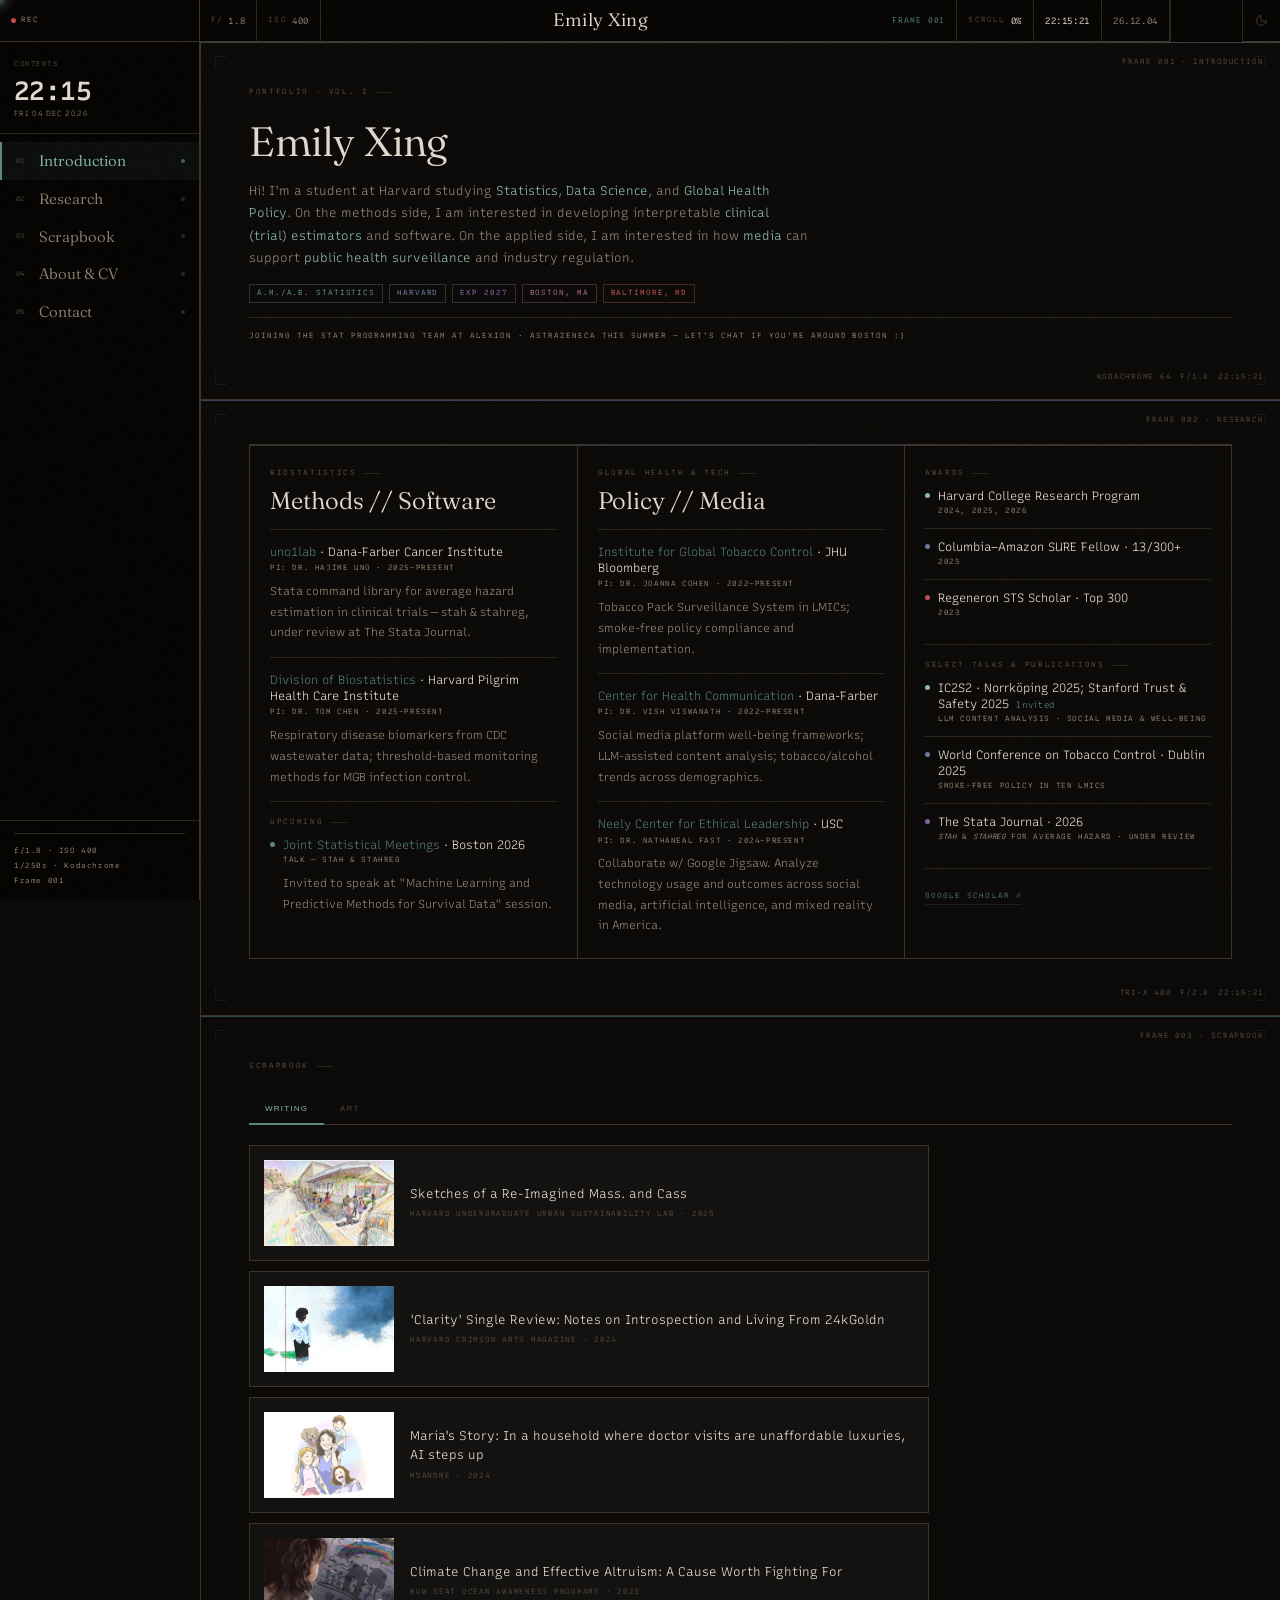
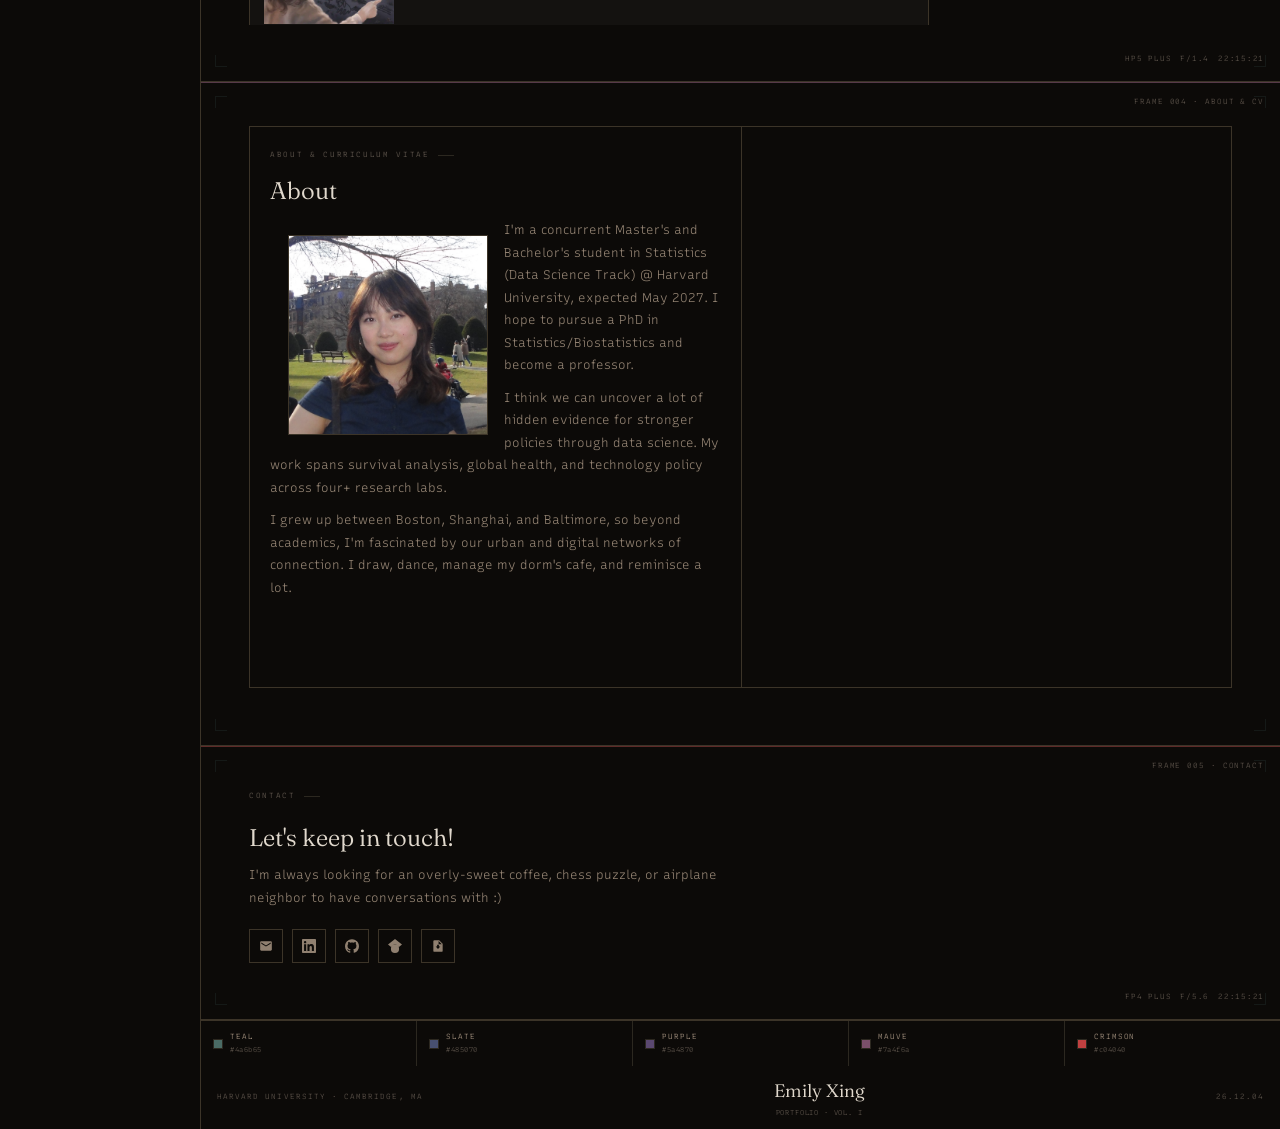
<file: index.html>
<!DOCTYPE html>
<html lang="en">
<head>
  <meta charset="UTF-8">
  <meta name="viewport" content="width=device-width, initial-scale=1.0">
  <title>Emily Xing</title>
  <link rel="icon" href="images/favicon.PNG" type="image/png">
  <link rel="preconnect" href="https://fonts.googleapis.com">
  <link href="https://fonts.googleapis.com/css2?family=Fraunces:ital,opsz,wght@0,9..144,200;0,9..144,300;0,9..144,400;1,9..144,200;1,9..144,300;1,9..144,400&family=Recursive:slnt,wght,CASL,MONO@-15..0,300..800,0..1,0..1&display=swap" rel="stylesheet">
  <link rel="stylesheet" href="style.css">
</head>
<body>

<div class="cursor-glow" id="cursor-glow"></div>

<div id="hburg">
  <svg viewBox="0 0 24 24"><line x1="3" y1="6" x2="21" y2="6"/><line x1="3" y1="12" x2="21" y2="12"/><line x1="3" y1="18" x2="21" y2="18"/></svg>
</div>

<!-- ═══ TOP BAR ═══ -->
<div id="top">
  <div class="t" style="min-width:var(--side-w); border-right:var(--bds);">
    <div class="rec-dot"></div>
    <span class="rec-txt mono">REC</span>
  </div>
  <div class="t cam mono"><span class="tlbl">f/</span><span class="tv">1.8</span></div>
  <div class="t cam mono"><span class="tlbl">ISO</span><span class="tv">400</span></div>
  <div class="t grow"><span class="top-name">Emily Xing</span></div>
  <div class="t mono" style="gap:6px;"><span class="top-frame" id="top-frame">Frame 001</span></div>
  <div class="t mono"><span class="tlbl">scroll</span><span class="tv b" id="top-pct">0%</span></div>
  <div class="t mono"><span class="tv b" id="top-t">——:——:——</span></div>
  <div class="t cam mono"><span class="tv" id="top-d">——.——.——</span></div>
  <canvas id="star-c" class="cam"></canvas>
  <button class="mode-btn" id="mode-btn" title="Toggle light / dark">
    <svg class="icon-moon" viewBox="0 0 24 24"><path d="M21 12.79A9 9 0 1 1 11.21 3 7 7 0 0 0 21 12.79z"/></svg>
    <svg class="icon-sun" viewBox="0 0 24 24">
      <circle cx="12" cy="12" r="5"/>
      <line x1="12" y1="1" x2="12" y2="3"/><line x1="12" y1="21" x2="12" y2="23"/>
      <line x1="4.22" y1="4.22" x2="5.64" y2="5.64"/><line x1="18.36" y1="18.36" x2="19.78" y2="19.78"/>
      <line x1="1" y1="12" x2="3" y2="12"/><line x1="21" y1="12" x2="23" y2="12"/>
      <line x1="4.22" y1="19.78" x2="5.64" y2="18.36"/><line x1="18.36" y1="5.64" x2="19.78" y2="4.22"/>
    </svg>
  </button>
</div>

<!-- ═══ SIDEBAR ═══ -->
<div id="sb">
  <div class="sb-head">
    <span class="sb-eye mono">Contents</span>
    <div id="sb-clk" class="mono">00:00</div>
    <span id="sb-dt"></span>
  </div>
  <nav class="sb-nav">
    <a class="sbl active" href="#s1" data-sec="s1"><span class="sbl-n mono">01</span><span class="sbn">Introduction</span><span class="sbd"></span></a>
    <a class="sbl"         href="#s2" data-sec="s2"><span class="sbl-n mono">02</span><span class="sbn">Research</span>     <span class="sbd"></span></a>
    <a class="sbl"         href="#s3" data-sec="s3"><span class="sbl-n mono">03</span><span class="sbn">Scrapbook</span>   <span class="sbd"></span></a>
    <a class="sbl"         href="#s4" data-sec="s4"><span class="sbl-n mono">04</span><span class="sbn">About &amp; CV</span><span class="sbd"></span></a>
    <a class="sbl"         href="#s5" data-sec="s5"><span class="sbl-n mono">05</span><span class="sbn">Contact</span>     <span class="sbd"></span></a>
  </nav>
  <div class="sb-foot">
    <div class="prog-t"><div class="prog-f" id="prog-f"></div></div>
    <div class="sb-ex mono">f/1.8 · ISO 400<br>1/250s · Kodachrome<br><span id="sb-frame">Frame 001</span></div>
  </div>
</div>

<!-- ═══ MAIN ═══ -->
<div id="main">

  <!-- 01 · INTRODUCTION -->
  <div class="frame" id="s1">
    <div class="c-br"></div><div class="c-bl"></div>
    <div class="fstripe ft"></div>
    <div class="fid mono">Frame 001 · Introduction</div>
    <div class="slbl mono">Portfolio · Vol. I</div>
    <h1>Emily Xing</h1>
    <p style="max-width:560px; margin-bottom:10px;">
      Hi! I'm a student at Harvard studying
      <span class="hl-teal">Statistics</span>,
      <span class="hl-teal">Data Science</span>, and
      <span class="hl-teal">Global Health Policy</span>.
      On the methods side, I am interested in developing interpretable
      <span class="hl-teal">clinical (trial) estimators</span> and software.
      On the applied side, I am interested in how
      <span class="hl-teal">media</span> can support
      <span class="hl-teal">public health surveillance</span> and industry regulation.
    </p>
    <div>
      <span class="tag tt">A.M./A.B. Statistics</span>
      <span class="tag ts">Harvard</span>
      <span class="tag tpu">Exp 2027</span>
      <span class="tag tm">Boston, MA</span>
      <span class="tag tc">Baltimore, MD</span>
    </div>
    <div class="hero-meta">
      <span>Joining the Stat Programming Team at Alexion · AstraZeneca this summer — let's chat if you're around Boston :)</span>
    </div>
    <div class="exif mono"><span>Kodachrome 64</span><span>f/1.8</span><span class="et">——</span></div>
  </div>

<div class="frame" id="s2">
  <div class="c-br"></div><div class="c-bl"></div>
  <div class="fstripe fs"></div>
  <div class="fid mono">Frame 002 · Research</div>

  <div class="grid g3 gb" style="margin-top:0;">

    <!-- COL 1: Biostatistics -->
    <div class="ci at" style="display:flex; flex-direction:column; gap:14px;">
      <div>
        <div class="slbl mono" style="margin-bottom:6px;">Biostatistics</div>
        <h2 style="margin-bottom:0;">Methods // Software</h2>
      </div>
      <div style="border-top:var(--bd); padding-top:14px;">
        <div class="aw-t">
          <a href="https://www.dana-farber.org/research/departments-centers-and-labs/uno-lab/" target="_blank" class="lab-link"><span>uno1lab</span></a> · Dana-Farber Cancer Institute
        </div>
        <div class="aw-s" style="margin-top:2px;">PI: Dr. Hajime Uno · 2025–present</div>
        <p style="margin-top:6px; font-size:11.5px;">Stata command library for average hazard estimation in clinical trials — stah &amp; stahreg, under review at The Stata Journal.</p>
      </div>
      <div style="border-top:var(--bd); padding-top:14px;">
        <div class="aw-t">
          <a href="https://www.harvardpilgrim.org/hphci/research/" target="_blank" class="lab-link"><span>Division of Biostatistics</span></a> · Harvard Pilgrim Health Care Institute
        </div>
        <div class="aw-s" style="margin-top:2px;">PI: Dr. Tom Chen · 2025–present</div>
        <p style="margin-top:6px; font-size:11.5px;">Respiratory disease biomarkers from CDC wastewater data; threshold-based monitoring methods for MGB infection control.</p>
      </div>
      <div style="border-top:var(--bd); padding-top:14px;">
        <div class="slbl mono" style="margin-bottom:8px;">Upcoming</div>
        <div class="aw" style="border-bottom:none; margin-bottom:0;">
          <div class="aw-dot" style="background:var(--teal);"></div>
          <div>
            <div class="aw-t">
              <a href="https://ww2.amstat.org/meetings/jsm/2026/" target="_blank" class="lab-link"><span>Joint Statistical Meetings</span></a> · Boston 2026
            </div>
            <div class="aw-s">Talk — stah &amp; stahreg</div>
            <p style="margin-top:6px; font-size:11.5px;">Invited to speak at "Machine Learning and Predictive Methods for Survival Data" session.</p>
          </div>
        </div>
      </div>
    </div>

    <!-- COL 2: Global Health & Tech -->
    <div class="ci as" style="display:flex; flex-direction:column; gap:14px;">
      <div>
        <div class="slbl mono" style="margin-bottom:6px;">Global Health &amp; Tech</div>
        <h2 style="margin-bottom:0;">Policy // Media</h2>
      </div>
      <div style="border-top:var(--bd); padding-top:14px;">
        <div class="aw-t">
          <a href="https://www.jhsph.edu/research/centers-and-institutes/institute-for-global-tobacco-control/" target="_blank" class="lab-link"><span>Institute for Global Tobacco Control</span></a> · JHU Bloomberg
        </div>
        <div class="aw-s" style="margin-top:2px;">PI: Dr. Joanna Cohen · 2022–present</div>
        <p style="margin-top:6px; font-size:11.5px;">Tobacco Pack Surveillance System in LMICs; smoke-free policy compliance and implementation.</p>
      </div>
      <div style="border-top:var(--bd); padding-top:14px;">
        <div class="aw-t">
          <a href="https://www.dfci.harvard.edu/research/departments-centers-and-labs/center-for-health-communication/" target="_blank" class="lab-link"><span>Center for Health Communication</span></a> · Dana-Farber
        </div>
        <div class="aw-s" style="margin-top:2px;">PI: Dr. Vish Viswanath · 2022–present</div>
        <p style="margin-top:6px; font-size:11.5px;">Social media platform well-being frameworks; LLM-assisted content analysis; tobacco/alcohol trends across demographics.</p>
      </div>
      <div style="border-top:var(--bd); padding-top:14px;">
        <div class="aw-t">
          <a href="https://neelyethics.usc.edu/" target="_blank" class="lab-link"><span>Neely Center for Ethical Leadership</span></a> · USC
        </div>
        <div class="aw-s" style="margin-top:2px;">PI: Dr. Nathaneal Fast · 2024–present</div>
        <p style="margin-top:6px; font-size:11.5px;">Collaborate w/ Google Jigsaw. Analyze technology usage and outcomes across social media, artificial intelligence, and mixed reality in America.</p>
      </div>
    </div>

<!-- COL 3: Fellowships + Talks + Publications -->
    <div class="ci am" style="display:flex; flex-direction:column; gap:14px;">


      <div>
        <div class="slbl mono" style="margin-bottom:8px;">Awards</div>
        <div class="aw">
          <div class="aw-dot" style="background:var(--teal2);"></div>
          <div><div class="aw-t">Harvard College Research Program</div><div class="aw-s">2024, 2025, 2026</div></div>
        </div>
        <div class="aw">
          <div class="aw-dot" style="background:var(--slate);"></div>
          <div><div class="aw-t">Columbia–Amazon SURE Fellow · 13/300+</div><div class="aw-s">2025</div></div>
        </div>
        <div class="aw" style="border-bottom:none; margin-bottom:0;">
          <div class="aw-dot" style="background:var(--crim);"></div>
          <div><div class="aw-t">Regeneron STS Scholar · Top 300</div><div class="aw-s">2023</div></div>
        </div>
      </div>

      <div style="border-top:var(--bd); padding-top:14px;">
        <div class="slbl mono" style="margin-bottom:8px;">Select Talks &amp; Publications</div>
        <div class="aw">
          <div class="aw-dot" style="background:var(--teal2);"></div>
          <div>
            <div class="aw-t">IC2S2 · Norrköping 2025; Stanford Trust &amp; Safety 2025 <span style="color:var(--teal); font-size:9px; letter-spacing:0.1em; margin-left:3px;">Invited</span></div>
            <div class="aw-s">LLM content analysis · social media &amp; well-being</div>
          </div>
        </div>
        <div class="aw">
          <div class="aw-dot" style="background:var(--slate);"></div>
          <div>
            <div class="aw-t">World Conference on Tobacco Control · Dublin 2025</div>
            <div class="aw-s">Smoke-free policy in ten LMICs</div>
          </div>
        </div>
        <div class="aw" style="border-bottom:none; margin-bottom:0;">
          <div class="aw-dot" style="background:var(--purple);"></div>
          <div>
            <div class="aw-t">The Stata Journal · 2026</div>
            <div class="aw-s"><em>stah</em> &amp; <em>stahreg</em> for average hazard · Under Review</div>
          </div>
        </div>
      </div>

      <div style="border-top:var(--bd); padding-top:12px;">
        <a class="read" href="https://scholar.google.com/citations?user=i7iqETIAAAAJ&hl=en" target="_blank">Google Scholar ↗</a>
      </div>

    </div>

  </div><!-- /.grid -->
  <div class="exif mono"><span>Tri-X 400</span><span>f/2.8</span><span class="et">——</span></div>
</div><!-- /.frame -->
<!-- 03 · SCRAPBOOK -->
<div class="frame" id="s3">
  <div class="c-br"></div><div class="c-bl"></div>
  <div class="fstripe ft"></div>
  <div class="fid mono">Frame 003 · Scrapbook</div>
  <div class="slbl mono">Scrapbook</div>

  <!-- tabs -->
  <div style="display:flex; border-bottom:var(--bds); margin-bottom:20px;">
    <button class="scrap-tab active" data-tab="writing" onclick="switchScrapTab('writing')">Writing</button>
    <button class="scrap-tab" data-tab="art" onclick="switchScrapTab('art')">Art</button>
  </div>

  <!-- writing panel -->
  <div id="scrap-writing" style="display:flex; flex-direction:column; gap:10px; max-width:680px; max-height:480px; overflow-y:auto; scrollbar-width:thin; scrollbar-color:var(--ghost) transparent;">
    <a href="https://www.huusl.org/bulletin/sketches-of-a-re-imagined-mass-and-cass" target="_blank" class="writing-row">
      <div class="writing-img"><img src="writing/write_HUUSL.jpg" alt="Mass and Cass" loading="lazy"></div>
      <div class="writing-info">
        <div class="writing-ttl">Sketches of a Re-Imagined Mass. and Cass</div>
        <div class="writing-pub mono">Harvard Undergraduate Urban Sustainability Lab · 2025</div>
      </div>
    </a>
    <a href="https://www.thecrimson.com/article/2024/2/13/clarity-24kgoldn-music-review/" target="_blank" class="writing-row">
      <div class="writing-img"><img src="writing/write_Crimson.jpg" alt="24kGoldn review" loading="lazy"></div>
      <div class="writing-info">
        <div class="writing-ttl">'Clarity' Single Review: Notes on Introspection and Living From 24kGoldn</div>
        <div class="writing-pub mono">Harvard Crimson Arts Magazine · 2024</div>
      </div>
    </a>
    <a href="https://mdme.ai/blog/2024/09/18/marias-story" target="_blank" class="writing-row">
      <div class="writing-img"><img src="writing/write_MDandMe.jpg" alt="Maria's Story" loading="lazy"></div>
      <div class="writing-info">
        <div class="writing-ttl">Maria's Story: In a household where doctor visits are unaffordable luxuries, AI steps up</div>
        <div class="writing-pub mono">MDandMe · 2024</div>
      </div>
    </a>
    <a href="https://bowseat.org/news/climate-change-and-effective-altruism-a-cause-worth-fighting-for/" target="_blank" class="writing-row">
      <div class="writing-img"><img src="writing/write_BowSeat.jpg" alt="Climate Change" loading="lazy"></div>
      <div class="writing-info">
        <div class="writing-ttl">Climate Change and Effective Altruism: A Cause Worth Fighting For</div>
        <div class="writing-pub mono">Bow Seat Ocean Awareness Programs · 2023</div>
      </div>
    </a>
    <a href="https://www.nytimes.com/2022/05/11/learning/from-addiction-to-aviation-tobacco-an-unexpected-fuel-for-the-future.html" target="_blank" class="writing-row">
      <div class="writing-img"><img src="writing/write_NewYorkTimes.jpg" alt="NYT" loading="lazy"></div>
      <div class="writing-info">
        <div class="writing-ttl">From Addiction to … Aviation? Tobacco, an Unexpected Fuel for the Future</div>
        <div class="writing-pub mono">New York Times · 2022</div>
      </div>
    </a>
  </div>

  <!-- art panel -->
  <div id="scrap-art" style="display:none;">

    <!-- floating project links -->
    <div style="display:flex; gap:10px; flex-wrap:wrap; margin-bottom:16px; align-items:center;">
      <a href="https://www.webtoons.com/en/canvas/our-place-our-photo/list?title_no=1017911" target="_blank" class="scrap-tag">Our Place, Our Photo · webtoon ↗</a>
      <a href="https://www.youtube.com/@spark_emx" target="_blank" class="scrap-tag">YouTube ↗</a>
      <a href="https://substack.com/@emxing" target="_blank" class="scrap-tag">poetry · Substack ↗</a>
      <div style="width:1px; height:16px; background:var(--ghost); margin:0 4px;"></div>
      <a href="https://substack.com/@emxing" target="_blank" class="scrap-tag" style="border-color:rgba(90,136,128,0.5); color:var(--teal2);">Blog · coming soon ↗</a>
    </div>

    <!-- masonry -->
    <div style="max-height:480px; overflow-y:auto; scrollbar-width:thin; scrollbar-color:var(--ghost) transparent;">
      <div class="masonry">
        <div class="m-item" onclick="openScrapModal('art/Cables, Casettes.jpg')"><img src="art/Cables, Casettes.jpg" alt="Cables, Casettes" loading="lazy"></div>
        <div class="m-item" onclick="openScrapModal('art/Let\'s Explore, Tonight, Together.png')"><img src="art/Let's Explore, Tonight, Together.png" alt="Let's Explore" loading="lazy"></div>
        <div class="m-item" onclick="openScrapModal('art/The Bothriolepis and Me.png')"><img src="art/The Bothriolepis and Me.png" alt="The Bothriolepis and Me" loading="lazy"></div>
        <div class="m-item" onclick="openScrapModal('art/2012 Halloween.jpg')"><img src="art/2012 Halloween.jpg" alt="2012 Halloween" loading="lazy"></div>
        <div class="m-item" onclick="openScrapModal('art/2. A Field of Wishes.JPG')"><img src="art/2. A Field of Wishes.JPG" alt="A Field of Wishes" loading="lazy"></div>
        <div class="m-item" onclick="openScrapModal('art/Blossom.jpg')"><img src="art/Blossom.jpg" alt="Blossom" loading="lazy"></div>
        <div class="m-item" onclick="openScrapModal('art/Feathers, Fly Freely!.png')"><img src="art/Feathers, Fly Freely!.png" alt="Feathers, Fly Freely!" loading="lazy"></div>
        <div class="m-item" onclick="openScrapModal('art/Midwinter.png')"><img src="art/Midwinter.png" alt="Midwinter" loading="lazy"></div>
        <div class="m-item" onclick="openScrapModal('art/Morning Reads.png')"><img src="art/Morning Reads.png" alt="Morning Reads" loading="lazy"></div>
        <div class="m-item" onclick="openScrapModal('art/Mother.jpg')"><img src="art/Mother.jpg" alt="Mother" loading="lazy"></div>
        <div class="m-item" onclick="openScrapModal('art/My Grandpa, the Engineer.png')"><img src="art/My Grandpa, the Engineer.png" alt="My Grandpa, the Engineer" loading="lazy"></div>
        <div class="m-item" onclick="openScrapModal('art/My Guardian Reef.png')"><img src="art/My Guardian Reef.png" alt="My Guardian Reef" loading="lazy"></div>
        <div class="m-item" onclick="openScrapModal('art/My Mom\'s Childhood.jpg')"><img src="art/My Mom's Childhood.jpg" alt="My Mom's Childhood" loading="lazy"></div>
        <div class="m-item" onclick="openScrapModal('art/One Thousand Paper Cranes.png')"><img src="art/One Thousand Paper Cranes.png" alt="One Thousand Paper Cranes" loading="lazy"></div>
        <div class="m-item" onclick="openScrapModal('art/Partners in Crime.png')"><img src="art/Partners in Crime.png" alt="Partners in Crime" loading="lazy"></div>
        <div class="m-item" onclick="openScrapModal('art/Spring, I Love You.png')"><img src="art/Spring, I Love You.png" alt="Spring, I Love You" loading="lazy"></div>
        <div class="m-item" onclick="openScrapModal('art/Sundays in the Kitchen.png')"><img src="art/Sundays in the Kitchen.png" alt="Sundays in the Kitchen" loading="lazy"></div>
        <div class="m-item" onclick="openScrapModal('art/Two Flowers.png')"><img src="art/Two Flowers.png" alt="Two Flowers" loading="lazy"></div>
        <div class="m-item" onclick="openScrapModal('art/An Old Neighborhood.jpg')"><img src="art/An Old Neighborhood.jpg" alt="An Old Neighborhood" loading="lazy"></div>
        <div class="m-item" onclick="openScrapModal('art/Astronomy Dreams.jpg')"><img src="art/Astronomy Dreams.jpg" alt="Astronomy Dreams" loading="lazy"></div>
      </div>
    </div>
  </div>

  <div class="exif mono"><span>HP5 Plus</span><span>f/1.4</span><span class="et">——</span></div>
</div>
  <!-- 04 · ABOUT & CV -->
  <div class="frame" id="s4">
    <div class="c-br"></div><div class="c-bl"></div>
    <div class="fstripe fm"></div>
    <div class="fid mono">Frame 004 · About &amp; CV</div>

    <div class="grid g2 gb" style="margin-bottom:1px;">
    <div class="ci" style="display:flex; flex-direction:column;">
  <div class="slbl mono" style="margin-bottom:14px;">About &amp; Curriculum Vitae</div>

  <h2 style="margin-bottom:14px;">About</h2>

  <div style="margin-bottom:16px;">
    <img
      src="headshot.png"
      alt="Emily Xing"
      style="float:left; width:200px; height:200px; object-fit:cover; object-position:center top; border:var(--bds); margin:16px 16px 16px 18px; display:block;"
    >
    <p>
      I'm a concurrent Master's and Bachelor's student in Statistics (Data Science Track) @ Harvard University, expected May 2027. I hope to pursue a PhD in Statistics/Biostatistics and become a professor. </p>
      <p> I think we can uncover a lot of hidden evidence for stronger policies through data science. My work spans survival analysis, global health, and technology policy across four+ research labs.</p>
    <p>I grew up between Boston, Shanghai, and Baltimore, so beyond academics, I'm fascinated by our urban and digital networks of connection. I draw, dance, manage my dorm's cafe, and reminisce a lot.
    </p>

    <div style="clear:both;"></div>
  </div>

</div>
      <div class="ci" style="padding:0; overflow:hidden; min-height:560px;">
        <iframe
          src="https://docs.google.com/viewer?url=https://raw.githubusercontent.com/em-xing/portfolio-v2/main/exing-cv.pdf&embedded=true"
          style="width:100%; height:100%; min-height:560px; border:none; display:block;"
          title="Emily Xing CV"
        ></iframe>
      </div>
    </div>
  </div>
 
  <!-- 05 · CONTACT -->
  <div class="frame" id="s5">
    <div class="c-br"></div><div class="c-bl"></div>
    <div class="fstripe fc"></div>
    <div class="fid mono">Frame 005 · Contact</div>
    <div class="slbl mono">Contact</div>
    <h2>Let's keep in touch!</h2>
    <p style="max-width:500px;">
      I'm always looking for an overly-sweet coffee, chess puzzle, or airplane neighbor to have conversations with :)
    </p>
    <div class="ct-links">
      <a class="ct-icon" href="mailto:emletxing@gmail.com" title="Email">
        <svg viewBox="0 0 24 24"><path d="M20 4H4C2.9 4 2 4.9 2 6v12c0 1.1.9 2 2 2h16c1.1 0 2-.9 2-2V6c0-1.1-.9-2-2-2zm0 4l-8 5-8-5V6l8 5 8-5v2z"/></svg>
      </a>
      <a class="ct-icon" href="https://www.linkedin.com/in/emily-xing-5663ab266/" target="_blank" title="LinkedIn">
        <svg viewBox="0 0 24 24"><path d="M20.447 20.452h-3.554v-5.569c0-1.328-.027-3.037-1.852-3.037-1.853 0-2.136 1.445-2.136 2.939v5.667H9.351V9h3.414v1.561h.046c.477-.9 1.637-1.85 3.37-1.85 3.601 0 4.267 2.37 4.267 5.455v6.286zM5.337 7.433a2.062 2.062 0 0 1-2.063-2.065 2.064 2.064 0 1 1 2.063 2.065zm1.782 13.019H3.555V9h3.564v11.452zM22.225 0H1.771C.792 0 0 .774 0 1.729v20.542C0 23.227.792 24 1.771 24h20.451C23.2 24 24 23.227 24 22.271V1.729C24 .774 23.2 0 22.222 0h.003z"/></svg>
      </a>
      <a class="ct-icon" href="https://github.com/em-xing" target="_blank" title="GitHub">
        <svg viewBox="0 0 24 24"><path d="M12 .297c-6.63 0-12 5.373-12 12 0 5.303 3.438 9.8 8.205 11.385.6.113.82-.258.82-.577 0-.285-.01-1.04-.015-2.04-3.338.724-4.042-1.61-4.042-1.61C4.422 18.07 3.633 17.7 3.633 17.7c-1.087-.744.084-.729.084-.729 1.205.084 1.838 1.236 1.838 1.236 1.07 1.835 2.809 1.305 3.495.998.108-.776.417-1.305.76-1.605-2.665-.3-5.466-1.332-5.466-5.93 0-1.31.465-2.38 1.235-3.22-.135-.303-.54-1.523.105-3.176 0 0 1.005-.322 3.3 1.23.96-.267 1.98-.399 3-.405 1.02.006 2.04.138 3 .405 2.28-1.552 3.285-1.23 3.285-1.23.645 1.653.24 2.873.12 3.176.765.84 1.23 1.91 1.23 3.22 0 4.61-2.805 5.625-5.475 5.92.42.36.81 1.096.81 2.22 0 1.606-.015 2.896-.015 3.286 0 .315.21.69.825.57C20.565 22.092 24 17.592 24 12.297c0-6.627-5.373-12-12-12"/></svg>
      </a>
      <a class="ct-icon" href="https://scholar.google.com/citations?user=i7iqETIAAAAJ&hl=en" target="_blank" title="Google Scholar">
        <svg viewBox="0 0 24 24"><path d="M5.242 13.769 0 9.5 12 0l12 9.5-5.242 4.269C17.548 11.249 14.978 9.5 12 9.5c-2.977 0-5.548 1.748-6.758 4.269zM12 10a7 7 0 1 0 0 14 7 7 0 0 0 0-14z"/></svg>
      </a>
      <a class="ct-icon" href="https://raw.githubusercontent.com/em-xing/portfolio-v2/main/exing-cv.pdf" target="_blank" title="Download CV">
        <svg viewBox="0 0 24 24"><path d="M14 2H6a2 2 0 0 0-2 2v16a2 2 0 0 0 2 2h12a2 2 0 0 0 2-2V8l-6-6zm-1 1.5L18.5 9H13V3.5zM12 17l-4-4h2.5v-3h3v3H16l-4 4z"/></svg>
      </a>
    </div>
    <div class="exif mono"><span>FP4 Plus</span><span>f/5.6</span><span class="et">——</span></div>
  </div>

  <!-- FOOTER -->
  <div class="pal-row">
    <div class="ps"><div class="psb" style="background:#4a6b65;"></div><div><span class="psn mono">Teal</span><span class="psh mono">#4a6b65</span></div></div>
    <div class="ps"><div class="psb" style="background:#485070;"></div><div><span class="psn mono">Slate</span><span class="psh mono">#485070</span></div></div>
    <div class="ps"><div class="psb" style="background:#5a4870;"></div><div><span class="psn mono">Purple</span><span class="psh mono">#5a4870</span></div></div>
    <div class="ps"><div class="psb" style="background:#7a4f6a;"></div><div><span class="psn mono">Mauve</span><span class="psh mono">#7a4f6a</span></div></div>
    <div class="ps"><div class="psb" style="background:#c04040;"></div><div><span class="psn mono">Crimson</span><span class="psh mono">#c04040</span></div></div>
  </div>
  <div class="mf">
    <span class="mf-s mono">Harvard University · Cambridge, MA</span>
    <div><span class="mf-name">Emily Xing</span><span class="mf-sub mono">Portfolio · Vol. I</span></div>
    <span class="mf-s mono" id="mf-d">——.——.——</span>
  </div>

</div><!-- /#main -->
<script src="script.js"></script>
</body>
</html>
</file>
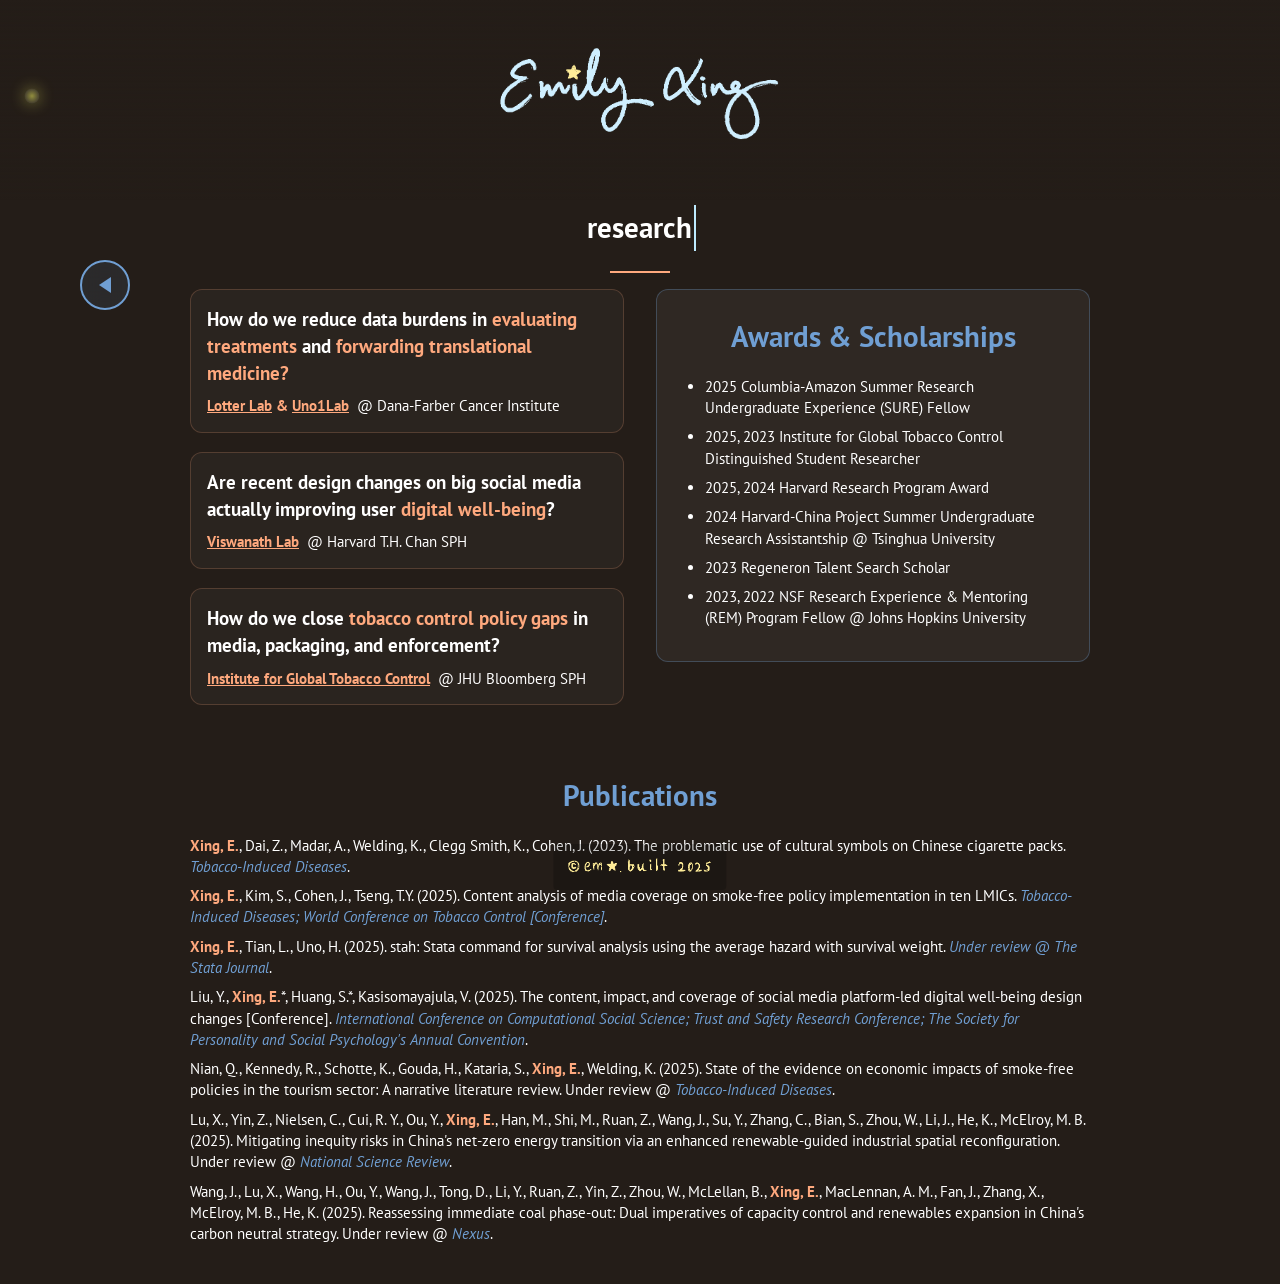
<file: flower_research.html>
<!DOCTYPE html>
<html lang="en">
<head>
  <meta charset="UTF-8" />
  <meta name="viewport" content="width=device-width, initial-scale=1.0"/>
  <title>Emily Xing</title>

  <!-- Load PT Sans and Courier Prime from Google Fonts -->
  <link
    href="https://fonts.googleapis.com/css2?family=PT+Sans:wght@400;700&family=Courier+Prime:wght@400;700&display=swap"
    rel="stylesheet"
  />

  <!-- Favicon -->
  <link rel="icon" href="images/favicon.PNG" type="image/png" />

  <style>
    /* ─── RESET & BASE ───────────────────────────────── */
    * {
      margin: 0; padding: 0; box-sizing: border-box;
    }
    body {
      background: #241d18;
      color: #fff;
      font-family: 'PT Sans', sans-serif;
      line-height: 1.6;
      cursor: url("images/cursor_normal.cur") 0 0, auto;
      padding: 2rem;
      padding-top: 6rem; /* space for fixed header */
      min-height: 120vh;
      overflow-x: hidden;
    }
    a {
      text-decoration: none;
    }

    /* ─── GLOWING CURSOR & SPARKLES ──────────────────── */
    .cursor-glow {
      position: fixed;
      width: 15px; height: 15px; border-radius: 50%;
      background: radial-gradient(circle, rgba(255,255,100,0.5) 0%, rgba(255,255,150,0.2) 60%, transparent 100%);
      pointer-events: none; z-index: 9999; transform: translate(-50%, -50%);
      box-shadow: 0 0 15px rgba(255,255,100,0.4);
      animation: firefly-glow 2.5s ease-in-out infinite;
    }
    .sparkle {
      position: fixed; width: 3px; height: 3px; background: rgba(255,255,120,0.8);
      border-radius: 50%; pointer-events: none; z-index: 9998;
      animation: sparkle-fade 1.2s ease-out forwards;
    }
    @keyframes firefly-glow {
      0%, 100% {
        transform: translate(-50%, -50%) scale(1);
        opacity: 0.8;
      }
      50% {
        transform: translate(-50%, -50%) scale(1.15);
        opacity: 1;
      }
    }
    @keyframes sparkle-fade {
      0% {
        opacity: 0.8;
        transform: scale(1);
      }
      100% {
        opacity: 0;
        transform: scale(0.3);
      }
    }

    /* ─── HEADER ────────────────────────────────────── */
    header {
      position: fixed;
      top: 55px;
      left: 50%;
      transform: translateX(-50%);
      display: inline-block;
      border-radius: 2px;
      z-index: 100;
      width: 90%;
      max-width: 400px;
    }
    header img.logo {
      display: block;
      margin: 0 auto;
      width: 80%;
      max-width: 80%;
      transform: translateY(-10px);
    }
    /* Gradient overlay under header for fade effect */
    .header-fade {
      position: fixed;
      top: 0;
      left: 0;
      width: 100%;
      height: 200px; /* covers header + a bit of content */
      background: linear-gradient(to bottom, #241d18 0%, transparent 100%);
      pointer-events: none;
      z-index: 90;
    }

    /* ─── HOME NAVIGATION ARROW ─────────────────────── */
    .home-nav {
      position: fixed;
      top: 260px;
      left: 80px;
      z-index: 100;
      background: rgba(112, 159, 211, 0.1);
      border: 2px solid #709fd3;
      border-radius: 50%;
      width: 50px;
      height: 50px;
      display: flex;
      align-items: center;
      justify-content: center;
      cursor: pointer;
      transition: all 0.3s ease;
      backdrop-filter: blur(10px);
    }
    .home-nav:hover {
      background: rgba(112, 159, 211, 0.2);
      border-color: #87ceeb;
      box-shadow: 0 0 20px rgba(112, 159, 211, 0.4);
      transform: translateX(-5px);
    }
    .home-nav::before {
      content: '';
      width: 0;
      height: 0;
      border-top: 8px solid transparent;
      border-bottom: 8px solid transparent;
      border-right: 12px solid #709fd3;
      transition: border-right-color 0.3s ease;
    }
    .home-nav:hover::before {
      border-right-color: #87ceeb;
    }

    /* ─── TYPEWRITER FOR "Research" ─────────────────── */
     .typewriter-line {
            display: inline-block;
            font-family: 'PT Sans', sans-serif;
            font-weight: 560;
            font-size: 1.8rem; /* Same as homepage */
            margin: 220px auto 0 auto;
            color: white;
            overflow: hidden;
            white-space: nowrap;
        }
        
        /* Default state - text visible, no animation */
        .typewriter-line.no-animation {
            width: auto;
            border: none;
        }
        
        /* Animated state - only on first visit */
        .typewriter-line.animate {
            border-right: 0.1em solid #bdeafe;
            width: 0;
            animation: typing 2.25s steps(9, end) forwards, blink-caret 0.8s step-end infinite;
        }
        
        @keyframes typing {
            from { width: 0; }
            to { width: 7ch; } /* "research" is 8 characters */
        }
        
        @keyframes blink-caret {
            50% { border-color: transparent; }
        }
        

    /* ─── RIGHT SOCIAL ICONS - REMOVED ────────────────────────── */
    .social-sidebar {
      display: none !important; /* Completely hidden everywhere */
    }

    /* ─── RESEARCH PAGE CONTENT ─────────────────────── */
    .container {
      max-width: 900px;
      margin: 130px auto 0 auto;
      opacity: 0;
      transform: translateY(20px);
      animation: fadeIn 1s ease forwards;
      animation-delay: 2.4s; /* wait for typewriter to finish */
    }
    
    @keyframes fadeIn {
      from {
        opacity: 0; transform: translateY(20px);
      }
      to {
        opacity: 1; transform: translateY(0);
      }
    }
    
    h1.page-title {
      text-align: center;
      margin-bottom: 0.5rem; /* Reduced from 1.5rem */
      color: #fff;
      position: relative;
      height: 2.8rem;
      display: flex;
      justify-content: center;
      align-items: center;
    }
    
    /* Orange line below page title - FIXED */
    h1.page-title + .container .divider {
      width: 60px;
      height: 2px;
      margin: 0.5rem auto 1rem auto; /* Reduced top and bottom margins */
      background: #ffa97e;
      display: block; /* Ensure it displays */
    }

    /* Two-column layout (labs and awards) */
    .main-content {
      display: flex;
      gap: 2rem;
      margin-bottom: 3rem;
    }
    .left-column, .right-column {
      flex: 1;
    }

    /* Research section boxes */
    .research-section {
      margin-bottom: 1.2rem;
      padding: 1rem;
      background: rgba(255,255,255,0.03);
      border-radius: 12px;
      border: 1px solid rgba(255,169,126,0.2);
      transition: 0.3s;
    }
    .research-section:hover {
      transform: translateY(-3px);
      border-color: rgba(255,169,126,0.4);
      box-shadow: 0 8px 20px rgba(255,169,126,0.1);
    }
    .research-question {
      font-size: 1.2rem;
      font-weight: 600;
      margin-bottom: 0.6rem;
      color: #fff;
      line-height: 1.4;
    }
    .research-question .highlight {
      color: #ffa97e;
      font-weight: 600;
    }
    .lab-info {
      font-size: 0.95rem;
      font-weight: 600;
      color: #ffa97e;
      line-height: 1.3;
    }
    .lab-info a.lab-link {
      color: #ffa97e;
      font-weight: 600;
      text-decoration: underline;
      transition: color 0.3s;
    }
    .lab-info a.lab-link:hover {
      color: #1e90ff;
    }
    .lab-info span.uni {
      color: #fff;
      font-weight: 400;
      margin-left: 0.25rem;
    }

    /* Awards & Scholarships box (match height to research boxes) */
    .awards-section {
      padding: 1.5rem;
      background: rgba(255,255,255,0.05);
      border-radius: 12px;
      border: 1px solid rgba(112,159,211,0.3);
      color: #fff;
      display: flex;
      flex-direction: column;
      justify-content: center;
    }
    .section-title {
      font-size: 1.8rem;
      font-weight: 700;
      color: #709fd3;
      text-align: center;
      margin-bottom: 1rem; /* spacing below heading */
    }
    .award-list {
      list-style-type: disc;
      margin-left: 1.5rem;
    }
    .award-list li {
      margin-bottom: 0.5rem;
      font-size: 0.95rem;
      line-height: 1.4;
    }

    /* Publications section (full-width below both columns) */
    .publications-section {
      margin-top: 2rem;
    }
    
    /* Hide mobile social wrapper on desktop */
    .mobile-social-wrapper {
      display: none;
    }
    .publications-section h2 {
      font-size: 1.8rem;
      font-weight: 700;
      color: #709fd3;
      text-align: center;
      margin-bottom: 1rem; /* spacing below heading */
    }
    .publication-list {
      list-style-type: none;
      margin-left: 0;
      padding-left: 0;
    }
    .publication-item {
      margin-bottom: 0.5rem;
      font-size: 0.95rem;
      line-height: 1.4;
    }
    .publication-item .author-name {
      font-weight: 700;
      color: #ffa97e;
    }
    .publication-item .journal-name {
      font-style: italic;
      color: #709fd3;
    }

    /* ─────────────────────────────────────────────────────
       SITE FOOTER
       ───────────────────────────────────────────────────── */
    .site-footer {
      position: fixed;
      bottom: 10px;
      left: 50%;
      transform: translateX(-50%);
      background: rgba(0, 0, 0, 0.2);
      display: inline-block;
      padding: 0.2rem 0.5rem;
      border-radius: 4px;
      z-index: 50;
    }
    .site-footer img {
      max-height: 40px;
      height: auto;
      display: block;
    }

    /* ─────────────────────────────────────────────────────
       MOBILE & TABLET RESPONSIVE STYLES
       ───────────────────────────────────────────────────── */
    
    /* Tablets */
    @media screen and (max-width: 1024px) {
      .social-sidebar {
        right: 20px;
        top: 120px;
      }
      .social-sidebar img {
        transform: scale(0.35);
      }
      
      .home-nav {
        left: 40px;
        width: 45px;
        height: 45px;
      }
      
      .typewriter-line {
        font-size: 1.6rem;
      }
      
      .research-question {
        font-size: 1.1rem;
      }
      
      .main-content {
        gap: 1.5rem;
      }
    }
    
    /* Mobile devices */
    @media screen and (max-width: 768px) {
      body {
        padding: 1rem;
        padding-top: 4rem;
      }
      
      /* Hide cursor effects on mobile for performance */
      .cursor-glow,
      .sparkle {
        display: none;
      }
      
      /* Mobile header with consistent positioning */
      header {
        background: linear-gradient(to bottom, rgba(36, 29, 24, 0.98) 0%, rgba(36, 29, 24, 0.85) 40%, rgba(36, 29, 24, 0.3) 80%, transparent 100%);
        padding: 10px;
        padding-top: 20px;
        border-radius: 0;
        width: 100vw;
        max-width: none;
        left: 0;
        top: 0;
        transform: none;
        display: flex;
        justify-content: center;
        height: 120px;
        align-items: center;
      }
      
      /* Home button positioned to avoid header collision */
      .home-nav {
        top: 30px;
        left: 15px; /* Moved further left */
        width: 40px;
        height: 40px;
        z-index: 150; /* Above header */
      }
      .home-nav::before {
        border-top: 6px solid transparent;
        border-bottom: 6px solid transparent;
        border-right: 10px solid #709fd3;
      }
      
      /* Social icons at absolute bottom with heavy overlap */
      .social-sidebar {
        position: fixed;
        bottom: 20px; /* Absolute bottom positioning */
        left: 50%;
        transform: translateX(-50%);
        flex-direction: column;
        height: auto;
        width: auto;
        justify-content: center;
        gap: 0;
        z-index: 600;
      }
      .social-sidebar.mobile-only a {
        margin: 0 !important;
        margin-top: -70px !important; /* Same heavy overlap as homepage */
      }
      .social-sidebar.mobile-only a:first-child {
        margin-top: 0 !important; /* First icon has no negative margin */
      }
      .social-sidebar.mobile-only img {
        transform: scale(0.3); /* Same scale as homepage */
      }
      
      /* Adjust typewriter and content positioning - reduced spacing */
      .typewriter-line { 
        font-size: 1.4rem; 
        margin-top: 140px; /* Reduced from 180px */
      }
      
      .container {
        margin-top: 160px; /* Reduced from 200px */
        padding: 0 10px;
      }
      
      /* Stack columns on mobile */
      .main-content {
        display: block;
        gap: 0;
      }
      
      .left-column, .right-column {
        margin-bottom: 2rem;
      }
      
      /* Adjust text sizes for mobile */
      .research-question { 
        font-size: 1rem; 
      }
      
      .lab-info, .award-list li, .publication-item { 
        font-size: 0.9rem; 
      }
      
      .section-title {
        font-size: 1.5rem;
      }
      
      .publications-section h2 {
        font-size: 1.5rem;
      }
      
      /* Remove header fade on mobile */
      .header-fade {
        display: none;
      }
    }
    
    /* Small mobile devices */
    @media screen and (max-width: 480px) {
      .typewriter-line { 
        font-size: 1.6rem; /* Bigger on small mobile too */
        margin-top: 160px;
      }
      
      .container {
        margin-top: 180px;
        padding: 0 5px;
      }
      
      .research-question { 
        font-size: 0.95rem; 
      }
      
      .lab-info, .award-list li, .publication-item { 
        font-size: 0.85rem; 
      }
      
      .home-nav {
        width: 35px;
        height: 35px;
        left: 15px;
        top: 25px;
      }
      
      .social-sidebar a {
        margin-top: -60px !important; /* Slightly less overlap on very small screens */
      }
    }
    
    /* Landscape mobile orientation */
    @media screen and (max-height: 500px) and (orientation: landscape) {
      .typewriter-line {
        margin-top: 120px;
        font-size: 1.1rem;
      }
      
      .container {
        margin-top: 140px;
      }
      
      .social-sidebar {
        bottom: 15px; /* Stay at absolute bottom on small screens */
      }
    }
  </style>
</head>

<body>
  <!-- Glowing cursor effect -->
  <div class="cursor-glow" id="cursor-glow"></div>
  <!-- Gradient overlay for fade effect -->
  <div class="header-fade"></div>

  <!-- Fixed header (logo) -->
  <header>
    <img src="images/name.gif" alt="name logo" class="logo"/>
  </header>

  <!-- Home navigation arrow -->
  <div class="home-nav" onclick="window.location.href='index.html'" title="Return to Home">
  </div>

  <!-- RIGHT SOCIAL ICONS - REMOVED -->
  <!-- Social icons completely removed from research page -->

  <!-- Research page content -->
  <h1 class="page-title">
      <span id="research-typewriter" class="typewriter-line">research</span>
    </h1>
  <div class="container" id="main-container">
    
    <div class="divider"></div>

    <div class="main-content">
      <!-- LEFT COLUMN: Research Topics -->
      <div class="left-column">
        <div class="research-section">
          <div class="research-question">
            How do we reduce data burdens in 
            <span class="highlight">evaluating treatments</span> and
            <span class="highlight">forwarding translational medicine?</span> 
          </div>
          <div class="lab-info">
            <a href="https://lotterlab.github.io/" class="lab-link" target="_blank">
              Lotter Lab</a> &
    
            <a href="https://www.uno1lab.com/" class="lab-link" target="_blank">
              Uno1Lab</a>
            <span class="uni">@ Dana-Farber Cancer Institute</span>
          </div>
        </div>
        <div class="research-section">
          <div class="research-question">
            Are recent design changes on big social media actually improving user 
            <span class="highlight">digital well-being</span>?
          </div>
          <div class="lab-info">
            <a href="https://hsph.harvard.edu/research/health-happiness/" class="lab-link" target="_blank">
              Viswanath Lab</a>
            <span class="uni">@ Harvard T.H. Chan SPH</span>
          </div>
        </div>

        <div class="research-section">
          <div class="research-question">
            How do we close 
            <span class="highlight">tobacco control policy gaps</span> 
            in media, packaging, and enforcement?
          </div>
          <div class="lab-info">
            <a href="https://publichealth.jhu.edu/institute-for-global-tobacco-control" class="lab-link" target="_blank">
              Institute for Global Tobacco Control</a>
            <span class="uni">@ JHU Bloomberg SPH</span>
          </div>
        </div>


      </div>

      <!-- RIGHT COLUMN: Awards & Scholarships -->
      <div class="right-column">
        <div class="awards-section">
          <h2 class="section-title">Awards &amp; Scholarships</h2>
          <ul class="award-list">
            <li>2025 Columbia-Amazon Summer Research Undergraduate Experience (SURE) Fellow</li>
            <li>2025, 2023 Institute for Global Tobacco Control Distinguished Student Researcher</li>
            <li>2025, 2024 Harvard Research Program Award</li>
            <li>2024 Harvard-China Project Summer Undergraduate Research Assistantship @ Tsinghua University</li>
            <li>2023 Regeneron Talent Search Scholar</li>
            <li>2023, 2022 NSF Research Experience & Mentoring (REM) Program Fellow @ Johns Hopkins University</li>
          </ul>
        </div>
      </div>
    </div>

    <!-- PUBLICATIONS SECTION (full-width below both columns) -->
    <div class="publications-section">
      <h2>Publications</h2>
      <ul class="publication-list">
        <li class="publication-item">
          <span class="author-name">Xing, E.</span>, Dai, Z., Madar, A., Welding, K., Clegg Smith, K., Cohen, J. (2023). 
          The problematic use of cultural symbols on Chinese cigarette packs. 
          <span class="journal-name">Tobacco-Induced Diseases</span>.
        </li>
        <li class="publication-item">
          <span class="author-name">Xing, E.</span>, Kim, S., Cohen, J., Tseng, T.Y. (2025). 
          Content analysis of media coverage on smoke-free policy implementation in ten LMICs. 
          <span class="journal-name">Tobacco-Induced Diseases; World Conference on Tobacco Control [Conference]</span>.
        </li>
        <li class="publication-item">
          <span class="author-name">Xing, E.</span>, Tian, L., Uno, H. (2025). 
           stah: Stata command for survival analysis using the average hazard with survival weight. 
          <span class="journal-name">Under review @ The Stata Journal</span>.
        </li>
        <li class="publication-item">
          Liu, Y., <span class="author-name">Xing, E.</span>*, Huang, S.*, Kasisomayajula, V. (2025). 
          The content, impact, and coverage of social media platform-led digital well-being design changes [Conference]. 
          <span class="journal-name">International Conference on Computational Social Science; Trust and Safety Research Conference; The Society for Personality and Social Psychology's Annual Convention</span>.
        </li>
        <li class="publication-item">
          Nian, Q., Kennedy, R., Schotte, K., Gouda, H., Kataria, S., <span class="author-name">Xing, E.</span>, Welding, K. (2025). 
          State of the evidence on economic impacts of smoke-free policies in the tourism sector: A narrative literature review. Under review @ 
          <span class="journal-name">Tobacco-Induced Diseases</span>.
        </li>
        <li class="publication-item">
          Lu, X., Yin, Z., Nielsen, C., Cui, R. Y., Ou, Y., <span class="author-name">Xing, E.</span>, Han, M., Shi, M., Ruan, Z., Wang, J., Su, Y., Zhang, C., Bian, S., Zhou, W., Li, J., He, K., McElroy, M. B. (2025). 
          Mitigating inequity risks in China's net-zero energy transition via an enhanced renewable-guided industrial spatial reconfiguration. Under review @ 
          <span class="journal-name">National Science Review</span>.
        </li>
        <li class="publication-item">
          Wang, J., Lu, X., Wang, H., Ou, Y., Wang, J., Tong, D., Li, Y., Ruan, Z., Yin, Z., Zhou, W., McLellan, B., <span class="author-name">Xing, E.</span>, MacLennan, A. M., Fan, J., Zhang, X., McElroy, M. B., He, K. (2025). 
          Reassessing immediate coal phase-out: Dual imperatives of capacity control and renewables expansion in China's carbon neutral strategy. Under review @ 
          <span class="journal-name">Nexus</span>.
        </li>
      </ul>
    </div>
  </div>

  <!-- SITE FOOTER -->
  <footer class="site-footer">
    <img src="images/copyright.PNG" alt="Copyright ©" />
  </footer>

  <script>
    document.addEventListener('DOMContentLoaded', () => {
      const cursorGlow = document.getElementById('cursor-glow');
      const typewriter = document.getElementById('research-typewriter');
      let lastTime = 0;
      const interval = 150;

      // Always trigger typewriter animation (desktop and mobile)
      if (typewriter) {
        typewriter.classList.add('animate');
      }

      // Sparkle trail on mouse move (only on desktop)
      if (window.innerWidth > 768) {
        document.addEventListener('mousemove', (e) => {
          cursorGlow.style.left = e.clientX + 'px';
          cursorGlow.style.top = e.clientY + 'px';

          const now = Date.now();
          if (now - lastTime > interval) {
            const sparkle = document.createElement('div');
            sparkle.className = 'sparkle';
            const offsetX = (Math.random() - 0.5) * 20;
            const offsetY = (Math.random() - 0.5) * 20;
            sparkle.style.left = (e.clientX + offsetX) + 'px';
            sparkle.style.top = (e.clientY + offsetY) + 'px';
            document.body.appendChild(sparkle);
            setTimeout(() => sparkle.remove(), 1200);
            lastTime = now;
          }
        });

        // Remove the cursor after typing animation completes (desktop only)
        setTimeout(() => {
          if (typewriter) {
            typewriter.classList.add('typing-complete');
          }
        }, 2500);

        // Fade out the "Research" title on scroll (desktop only)
        window.addEventListener('scroll', () => {
          if (typewriter) {
            const titleRect = typewriter.getBoundingClientRect();
            if (titleRect.top <= 100) {
              typewriter.classList.add('fade-out');
            } else {
              typewriter.classList.remove('fade-out');
            }
          }
        });
      }
    });
  </script>
</body>
</html>
</file>
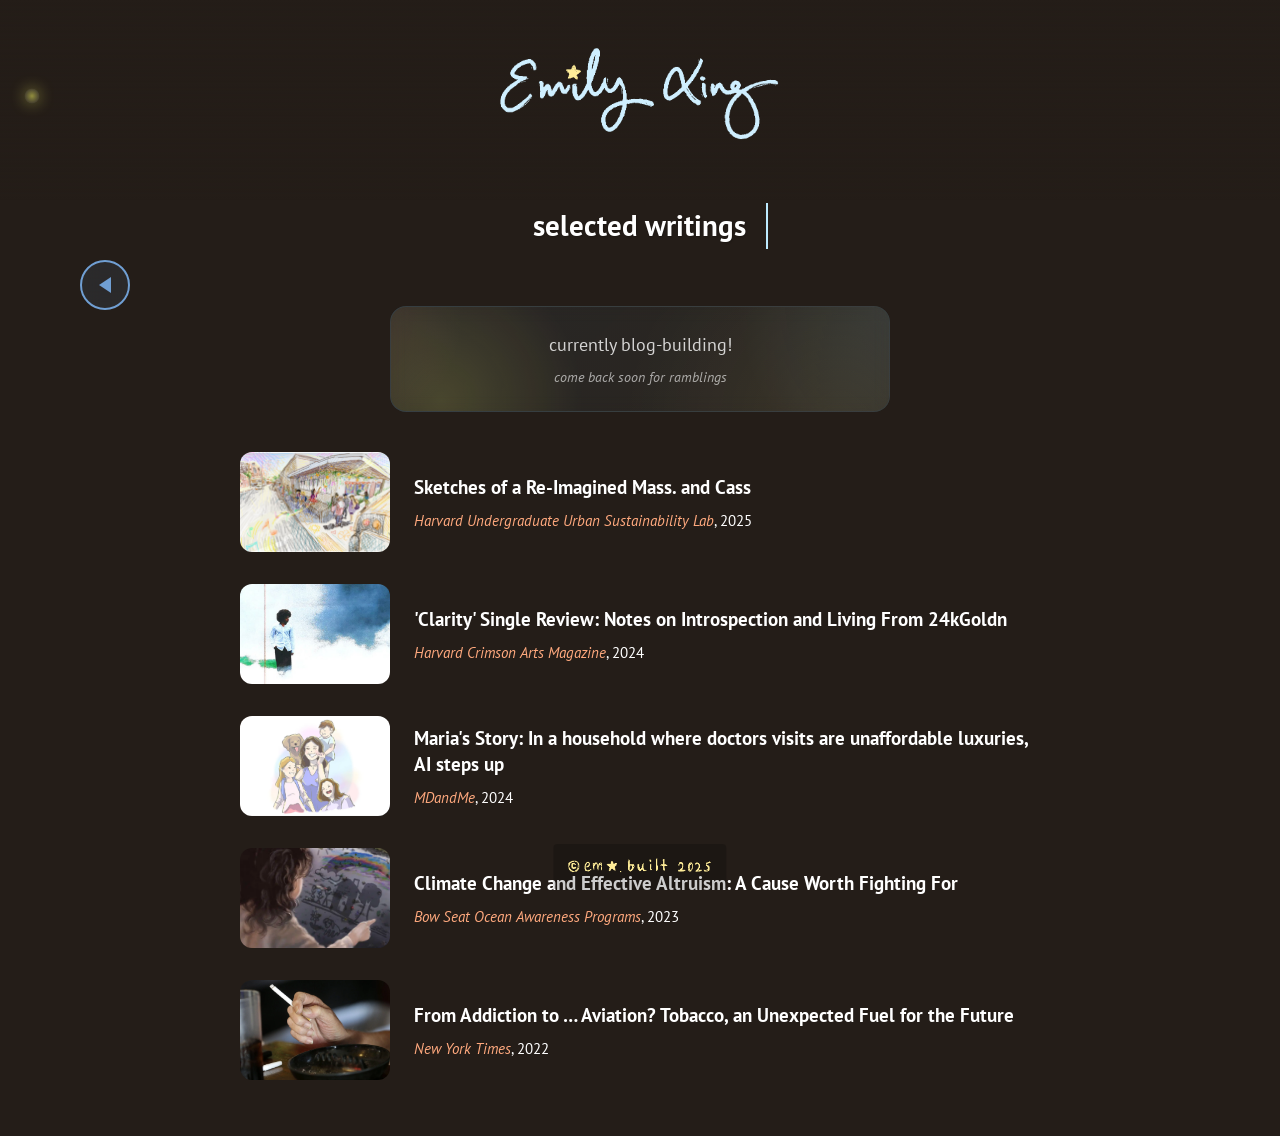
<file: flower_writing.html>
<!DOCTYPE html>
<html lang="en">
<head>
  <meta charset="UTF-8" />
  <meta name="viewport" content="width=device-width, initial-scale=1.0"/>
  <title>Emily Xing</title>

  <!-- Load PT Sans and Courier New from Google Fonts -->
  <link
    href="https://fonts.googleapis.com/css2?family=PT+Sans:wght@400;700&family=Courier+Prime:wght@400;700&display=swap"
    rel="stylesheet"
  />

  <!-- Favicon -->
  <link rel="icon" href="images/favicon.PNG" type="image/png" />

  <style>
    /* ─── RESET & BASE ───────────────────────────────── */
    * {
      margin: 0; padding: 0; box-sizing: border-box;
    }
    body {
      background: #241d18;
      color: #fff;
      font-family: 'PT Sans', sans-serif;
      line-height: 1.6;
      cursor: url("images/cursor_normal.cur") 0 0, auto;
      padding: 2rem;
      padding-top: 6rem; /* space for fixed header */
      min-height: 120vh;
      overflow-x: hidden;
    }
    a {
      text-decoration: none;
    }

    /* ─── GLOWING CURSOR & SPARKLES ──────────────────── */
    .cursor-glow {
      position: fixed;
      width: 15px; height: 15px; border-radius: 50%;
      background: radial-gradient(circle, rgba(255,255,100,0.5) 0%, rgba(255,255,150,0.2) 60%, transparent 100%);
      pointer-events: none; z-index: 9999; transform: translate(-50%, -50%);
      box-shadow: 0 0 15px rgba(255,255,100,0.4);
      animation: firefly-glow 2.5s ease-in-out infinite;
    }
    .sparkle {
      position: fixed; width: 3px; height: 3px; background: rgba(255,255,120,0.8);
      border-radius: 50%; pointer-events: none; z-index: 9998;
      animation: sparkle-fade 1.2s ease-out forwards;
    }
    @keyframes firefly-glow {
      0%, 100% {
        transform: translate(-50%, -50%) scale(1);
        opacity: 0.8;
      }
      50% {
        transform: translate(-50%, -50%) scale(1.15);
        opacity: 1;
      }
    }
    @keyframes sparkle-fade {
      0% {
        opacity: 0.8;
        transform: scale(1);
      }
      100% {
        opacity: 0;
        transform: scale(0.3);
      }
    }

    /* ─── HEADER ────────────────────────────────────── */
    header {
      position: fixed;
      top: 55px;
      left: 50%;
      transform: translateX(-50%);
      display: inline-block;
      border-radius: 2px;
      z-index: 100;
      width: 90%;
      max-width: 400px;
    }
    header img.logo {
      display: block;
      margin: 0 auto;
      width: 80%;
      max-width: 80%;
      transform: translateY(-10px);
    }
    /* Gradient overlay under header for fade effect */
    .header-fade {
      position: fixed;
      top: 0;
      left: 0;
      width: 100%;
      height: 200px; /* covers header + a bit of content */
      background: linear-gradient(to bottom, #241d18 0%, transparent 100%);
      pointer-events: none;
      z-index: 90;
    }

    /* ─── HOME NAVIGATION ARROW ─────────────────────── */
    .home-nav {
      position: fixed;
      top: 260px;
      left: 80px;
      z-index: 100;
      background: rgba(112, 159, 211, 0.1);
      border: 2px solid #709fd3;
      border-radius: 50%;
      width: 50px;
      height: 50px;
      display: flex;
      align-items: center;
      justify-content: center;
      cursor: pointer;
      transition: all 0.3s ease;
      backdrop-filter: blur(10px);
    }
    .home-nav:hover {
      background: rgba(112, 159, 211, 0.2);
      border-color: #87ceeb;
      box-shadow: 0 0 20px rgba(112, 159, 211, 0.4);
      transform: translateX(-5px);
    }
    .home-nav::before {
      content: '';
      width: 0;
      height: 0;
      border-top: 8px solid transparent;
      border-bottom: 8px solid transparent;
      border-right: 12px solid #709fd3;
      transition: border-right-color 0.3s ease;
    }
    .home-nav:hover::before {
      border-right-color: #87ceeb;
    }

    /* ─── RIGHT SOCIAL ICONS - REMOVED ────────────────────────── */
    .social-sidebar {
      display: none !important; /* Completely hidden everywhere */
    }

   .page-header {
      text-align: center;
      margin: 110px 0 60px 0;
      position: relative;
    }
    .page-header h1 {
      font-family: 'PT Sans', sans-serif;
      font-size: 1.8rem;
      color: #ffffff;
      text-shadow: 1px 1px 2px rgba(0,0,0,0.2);
      margin-bottom: 10px;
      font-weight: 560;
      height: 2.5rem;
      display: flex;
      justify-content: center;
      align-items: center;
    }
    .typewriter-line {
      display: inline-block;
      font-family: 'PT Sans', sans-serif;
      font-weight: 560;
      font-size: 1.8rem;
      color: white;
      overflow: hidden;
      white-space: nowrap;
    }
    
    /* Default state - text visible, no animation */
    .typewriter-line.no-animation {
      width: auto;
      border: none;
    }
    
    /* Animated state - with typewriter */
    .typewriter-line.animate {
      border-right: 0.1em solid #bdeafe;
      width: 0;
      animation: typing 3.75s steps(16, end) forwards, blink-caret 0.8s step-end infinite;
    }
    @keyframes typing {
      from { width: 0; }
      to { width: 16ch; } /* "selected writings" is 16 characters */
    }
    @keyframes blink-caret {
      50% { border-color: transparent; }
    }

    .container {
      max-width: 900px;
      margin: 10px auto 0 auto;
      padding: 0 50px;
      opacity: 0;
      transform: translateY(20px);
      animation: fadeIn 1s ease forwards;
      animation-delay: 3.5s;
    }
    @keyframes fadeIn {
      from { opacity: 0; transform: translateY(20px); }
      to { opacity: 1; transform: translateY(0); }
    }
        
    /* ─── WRITING PAGE CONTENT ─────────────────────── */
    
    h1.page-title {
      text-align: center;
      margin-bottom: 1.3rem;
      color: #fff;
      position: relative;
      height: 2.8rem;
      display: flex;
      justify-content: center;
      align-items: center;
    }
    
    /* Orange line below page title */
    h1.page-title + .container .divider {
      width: 60px;
      height: 2px;
      margin: 0rem auto 0rem auto;
      background: #ffa97e;
      display: block;
    }

    /* Main content layout */
    .main-content {
      margin-bottom: 0rem;
    }

    /* Blog section - enhanced firefly glow effects */
    .blog-section {
      position: relative;
      padding: 1.5rem;
      background: linear-gradient(135deg, 
        rgba(112,159,211,0.08) 0%, 
        rgba(135,206,235,0.05) 25%,
        rgba(255,169,126,0.05) 75%,
        rgba(112,159,211,0.08) 100%);
      border: 1px solid rgba(135,206,235,0.15);
      border-radius: 16px;
      color: #fff;
      text-align: center;
      margin: 0 auto 2.5rem auto;
      max-width: 500px;
      transition: all 0.5s cubic-bezier(0.4, 0, 0.2, 1);
      backdrop-filter: blur(8px);
      background-size: 200% 200%;
      animation: gradientFlow 15s ease infinite;
      overflow: hidden;
    }
    
    /* Enhanced firefly glow effects */
    .blog-section::before {
      content: '';
      position: absolute;
      top: -50%;
      left: -50%;
      width: 200%;
      height: 200%;
      background: radial-gradient(circle at 30% 70%, rgba(255,255,100,0.15) 0%, transparent 20%),
                  radial-gradient(circle at 80% 20%, rgba(135,206,235,0.12) 0%, transparent 25%),
                  radial-gradient(circle at 20% 30%, rgba(255,169,126,0.1) 0%, transparent 15%),
                  radial-gradient(circle at 70% 80%, rgba(255,255,150,0.08) 0%, transparent 30%);
      animation: firefly-dance 20s ease-in-out infinite;
      pointer-events: none;
      z-index: -1;
    }
    
    @keyframes firefly-dance {
      0%, 100% {
        transform: translate(0%, 0%) rotate(0deg);
        opacity: 0.6;
      }
      25% {
        transform: translate(-10%, 15%) rotate(90deg);
        opacity: 0.8;
      }
      50% {
        transform: translate(15%, -10%) rotate(180deg);
        opacity: 1;
      }
      75% {
        transform: translate(-5%, -15%) rotate(270deg);
        opacity: 0.7;
      }
    }
    
    /* Additional floating firefly dots */
    .firefly-dot {
      position: absolute;
      width: 4px;
      height: 4px;
      border-radius: 50%;
      background: rgba(255,255,120,0.8);
      opacity: 0;
      transition: all 0.3s ease;
      pointer-events: none;
      box-shadow: 0 0 8px rgba(255,255,120,0.6);
    }
    
    .blog-section:hover .firefly-dot {
      opacity: 1;
      animation: firefly-float 6s ease-in-out infinite;
    }
    
    .firefly-1 { 
      top: 20%; left: 15%; 
      animation-delay: 0s; 
    }
    .firefly-2 { 
      top: 60%; right: 20%; 
      animation-delay: 1s; 
    }
    .firefly-3 { 
      bottom: 30%; left: 25%; 
      animation-delay: 2s; 
    }
    .firefly-4 { 
      top: 40%; right: 30%; 
      animation-delay: 3s; 
    }
    .firefly-5 { 
      bottom: 20%; right: 40%; 
      animation-delay: 0.5s; 
    }
    
    @keyframes firefly-float {
      0%, 100% { 
        transform: translateY(0px) scale(1);
        opacity: 0.6;
      }
      25% { 
        transform: translateY(-15px) scale(1.3);
        opacity: 1;
      }
      50% { 
        transform: translateY(-8px) scale(0.8);
        opacity: 0.8;
      }
      75% { 
        transform: translateY(-20px) scale(1.1);
        opacity: 0.9;
      }
    }
    
    @keyframes gradientFlow {
      0%, 100% { background-position: 0% 50%; }
      50% { background-position: 100% 50%; }
    }
    
    .blog-section:hover {
      transform: translateY(-4px);
      border-color: rgba(135,206,235,0.4);
      box-shadow: 0 12px 40px rgba(135,206,235,0.15);
      background: linear-gradient(135deg, 
        rgba(112,159,211,0.12) 0%, 
        rgba(135,206,235,0.08) 25%,
        rgba(255,169,126,0.08) 75%,
        rgba(112,159,211,0.12) 100%);
    }
    
    .blog-title {
      font-size: 1.1rem;
      font-weight: 400;
      color: #fff;
      margin-bottom: 0.4rem;
      position: relative;
      opacity: 0.8;
    }
        
    .blog-description {
      font-size: 0.9rem;
      color: #fff;
      line-height: 1.5;
      opacity: 0.6;
      font-style: italic;
    }

    /* Writing section */
    .writing-section {
      margin-bottom: 1.5rem;
    }
    
    /* Single column layout for writing pieces */
    .writing-grid {
      display: grid;
      gap: 2rem;
    }
    
    .writing-item {
      display: grid;
      grid-template-columns: 150px 1fr;
      gap: 1.5rem;
      padding: 0;
      background: none;
      border: none;
      border-radius: 0;
      align-items: start;
      transition: all 0.3s ease;
      cursor: pointer;
    }
    
    .writing-item:hover {
      transform: translateY(-2px);
    }
    
    /* Photo container */
    .article-photo {
      width: 150px;
      height: 100px;
      border-radius: 12px;
      overflow: hidden;
      background: linear-gradient(135deg, rgba(255,169,126,0.2) 0%, rgba(112,159,211,0.2) 100%);
      display: flex;
      align-items: center;
      justify-content: center;
      transition: all 0.3s ease;
    }
    
    .article-photo:hover {
      transform: scale(1.05);
      box-shadow: 0 8px 25px rgba(255,169,126,0.3);
    }
    
    .article-photo img {
      width: 100%;
      height: 100%;
      object-fit: cover;
    }
    
    /* Placeholder when no image */
    .photo-placeholder {
      width: 35px;
      height: 35px;
      border-radius: 50%;
      background: rgba(255,169,126,0.3);
      border: 2px solid rgba(255,169,126,0.5);
    }
    
    /* Article content */
    .article-content {
      display: flex;
      flex-direction: column;
      justify-content: center;
      min-height: 100px;
    }
    
    .writing-title {
      font-size: 1.2rem;
      font-weight: 600;
      color: #fff;
      line-height: 1.4;
      margin-bottom: 0.6rem;
    }
    
    .writing-title .highlight {
      color: #fff;
      font-weight: 600;
    }
    
    .publication-info {
      font-size: 0.95rem;
      color: #fff;
      line-height: 1.3;
      font-weight: 400;
    }
    
    .publication-info em {
      color: #ffa97e;
      font-style: italic;
    }
    
    .publication-info .year {
      color: #fff;
      font-weight: 400;
    }

    /* ─── SITE FOOTER ───────────────────────────────── */
    .site-footer {
      position: fixed;
      bottom: 10px;
      left: 50%;
      transform: translateX(-50%);
      background: rgba(0, 0, 0, 0.2);
      display: inline-block;
      padding: 0.2rem 0.5rem;
      border-radius: 4px;
      z-index: 50;
    }
    .site-footer img {
      max-height: 40px;
      height: auto;
      display: block;
    }

    /* ─────────────────────────────────────────────────────
       MOBILE & TABLET RESPONSIVE STYLES
       ───────────────────────────────────────────────────── */
    
    /* Tablets */
    @media screen and (max-width: 1024px) {
      .home-nav {
        left: 40px;
        width: 45px;
        height: 45px;
      }
      
      .typewriter-line {
        font-size: 1.6rem;
      }
      
      .container {
        padding: 0 30px;
      }
    }
    
    /* Mobile devices */
    @media screen and (max-width: 768px) {
      body {
        padding: 1rem;
        padding-top: 4rem;
      }
      
      /* Hide cursor effects on mobile for performance */
      .cursor-glow,
      .sparkle {
        display: none;
      }
      
      /* Mobile header with consistent positioning */
      header {
        background: linear-gradient(to bottom, rgba(36, 29, 24, 0.98) 0%, rgba(36, 29, 24, 0.85) 40%, rgba(36, 29, 24, 0.3) 80%, transparent 100%);
        padding: 10px;
        padding-top: 20px;
        border-radius: 0;
        width: 100vw;
        max-width: none;
        left: 0;
        top: 0;
        transform: none;
        display: flex;
        justify-content: center;
        height: 120px;
        align-items: center;
      }
      
      /* Home button positioned to avoid header collision */
      .home-nav {
        top: 30px;
        left: 15px;
        width: 40px;
        height: 40px;
        z-index: 150;
      }
      .home-nav::before {
        border-top: 6px solid transparent;
        border-bottom: 6px solid transparent;
        border-right: 10px solid #709fd3;
      }
      
      /* Keep typewriter effect on mobile - make font bigger */
      .typewriter-line {
        font-size: 1.8rem;
      }
      
      .page-header {
        margin: 80px 0 40px 0;
      }
      
      /* Content appears immediately on mobile */
      .container {
        padding: 0 20px;
        opacity: 1 !important;
        transform: none !important;
        animation: none !important;
      }
      
      .writing-item {
        grid-template-columns: 1fr;
        gap: 1rem;
        text-align: center;
      }
      
      .article-photo {
        width: 100%;
        max-width: 250px;
        margin: 0 auto;
      }
      
      .blog-section {
        padding: 1.2rem;
      }
      
      /* Remove header fade on mobile */
      .header-fade {
        display: none;
      }
    }
    
    /* Small mobile devices */
    @media screen and (max-width: 480px) {
      .typewriter-line {
        font-size: 1.6rem;
      }
      
      .writing-title { 
        font-size: 1rem; 
      }
      
      .publication-info { 
        font-size: 0.85rem; 
      }
      
      .home-nav { 
        width: 35px; 
        height: 35px;
        left: 15px;
        top: 25px;
      }
      
      .container { 
        max-width: 100%; 
        padding: 0 1rem; 
      }
    }
    
    /* Landscape mobile orientation */
    @media screen and (max-height: 500px) and (orientation: landscape) {
      .page-header {
        margin: 60px 0 30px 0;
      }
      
      .typewriter-line {
        font-size: 1.4rem;
      }
    }
  </style>
</head>

<body>
  <!-- Glowing cursor effect -->
  <div class="cursor-glow" id="cursor-glow"></div>
  <!-- Gradient overlay for fade effect -->
  <div class="header-fade"></div>

  <!-- Fixed header (logo) -->
  <header>
    <img src="images/name.gif" alt="name logo" class="logo"/>
  </header>

  <!-- Home navigation arrow -->
  <div class="home-nav" onclick="window.location.href='index.html'" title="Return to Home">
  </div>

  <!-- RIGHT SOCIAL ICONS - REMOVED -->
  <!-- Social icons completely removed from writing page -->

  <!-- Writing page content -->
 <div class="page-header">
        <h1><span id="scrapbook-typewriter" class="typewriter-line">selected writings</span></h1>
    </div>
  <div class="container" id="main-container">
    
    <div class="divider"></div>

    <div class="main-content">
      <!-- Blog Section - No easter egg functionality -->
      <div class="blog-section">
        <div class="firefly-dot firefly-1"></div>
        <div class="firefly-dot firefly-2"></div>
        <div class="firefly-dot firefly-3"></div>
        <div class="firefly-dot firefly-4"></div>
        <div class="firefly-dot firefly-5"></div>
        
        <h2 class="blog-title">currently blog-building!</h2>
        <p class="blog-description">
          come back soon for ramblings
        </p>
      </div>

      <!-- Selected Writing Section -->
      <div class="writing-section">
        <div class="writing-grid">
          <div class="writing-item" onclick="window.open('https://www.huusl.org/bulletin/sketches-of-a-re-imagined-mass-and-cass', '_blank')">
            <div class="article-photo">
              <img src="writing/write_HUUSL.jpg" alt="Mass and Cass article">
            </div>
            <div class="article-content">
              <div class="writing-title">
                Sketches of a Re-Imagined Mass. and Cass
              </div>
              <div class="publication-info">
                <em>Harvard Undergraduate Urban Sustainability Lab</em>, 2025
              </div>
            </div>
          </div>

          <div class="writing-item" onclick="window.open('https://www.thecrimson.com/article/2024/2/13/clarity-24kgoldn-music-review/', '_blank')">
            <div class="article-photo">
              <img src="writing/write_Crimson.jpg" alt="24kGoldn review">
            </div>
            <div class="article-content">
              <div class="writing-title">
                'Clarity' Single Review: Notes on Introspection and Living From 24kGoldn
              </div>
              <div class="publication-info">
                <em>Harvard Crimson Arts Magazine</em>, 2024
              </div>
            </div>
          </div>

          <div class="writing-item" onclick="window.open('https://mdme.ai/blog/2024/09/18/marias-story', '_blank')">
            <div class="article-photo">
              <img src="writing/write_MDandMe.jpg" alt="Maria's Story article">
            </div>
            <div class="article-content">
              <div class="writing-title">
                Maria's Story: In a household where doctors visits are unaffordable luxuries, AI steps up
              </div>
              <div class="publication-info">
                <em>MDandMe</em>, 2024
              </div>
            </div>
          </div>

          <div class="writing-item" onclick="window.open('https://bowseat.org/news/climate-change-and-effective-altruism-a-cause-worth-fighting-for/', '_blank')">
            <div class="article-photo">
              <img src="writing/write_BowSeat.jpg" alt="Climate Change and Effective Altruism">
            </div>
            <div class="article-content">
              <div class="writing-title">
                Climate Change and Effective Altruism: A Cause Worth Fighting For
              </div>
              <div class="publication-info">
                <em>Bow Seat Ocean Awareness Programs</em>, 2023
              </div>
            </div>
          </div>

          <div class="writing-item" onclick="window.open('https://www.nytimes.com/2022/05/11/learning/from-addiction-to-aviation-tobacco-an-unexpected-fuel-for-the-future.html', '_blank')">
            <div class="article-photo">
              <img src="writing/write_NewYorkTimes.jpg" alt="Tobacco aviation fuel article">
            </div>
            <div class="article-content">
              <div class="writing-title">
                From Addiction to … Aviation? Tobacco, an Unexpected Fuel for the Future
              </div>
              <div class="publication-info">
                <em>New York Times</em>, 2022
              </div>
            </div>
          </div>

          </div>
        </div>
      </div>
    </div>
  </div>

  <!-- SITE FOOTER -->
  <footer class="site-footer">
    <img src="images/copyright.PNG" alt="Copyright ©" />
  </footer>

  <script>
    document.addEventListener('DOMContentLoaded', () => {
      const cursorGlow = document.getElementById('cursor-glow');
      const typewriter = document.getElementById('scrapbook-typewriter');
      let lastTime = 0;
      const interval = 150;

      // Always run typewriter animation (desktop and mobile)
      if (typewriter) {
        typewriter.classList.add('animate');
      }

      // Sparkle trail on mouse move (only on desktop)
      if (window.innerWidth > 768) {
        document.addEventListener('mousemove', (e) => {
          cursorGlow.style.left = e.clientX + 'px';
          cursorGlow.style.top = e.clientY + 'px';

          const now = Date.now();
          if (now - lastTime > interval) {
            const sparkle = document.createElement('div');
            sparkle.className = 'sparkle';
            const offsetX = (Math.random() - 0.5) * 20;
            const offsetY = (Math.random() - 0.5) * 20;
            sparkle.style.left = (e.clientX + offsetX) + 'px';
            sparkle.style.top = (e.clientY + offsetY) + 'px';
            document.body.appendChild(sparkle);
            setTimeout(() => sparkle.remove(), 1200);
            lastTime = now;
          }
        });

        // Remove the cursor after typing animation completes (desktop only)
        setTimeout(() => {
          if (typewriter) {
            typewriter.classList.add('typing-complete');
          }
        }, 4000);

        // Fade out the "Writing" title on scroll (desktop only)
        window.addEventListener('scroll', () => {
          if (typewriter) {
            const titleRect = typewriter.getBoundingClientRect();
            if (titleRect.top <= 100) {
              typewriter.classList.add('fade-out');
            } else {
              typewriter.classList.remove('fade-out');
            }
          }
        });
      }
    });
  </script>
</body>
</html>
</file>
<file: style.css>
/* ═══════════════════════════════════════════
   PALETTE
═══════════════════════════════════════════ */
:root {
  --teal:   #5a8880;
  --teal2:  #8ab8b0;
  --slate:  #6878a0;
  --purple: #7868a0;
  --mauve:  #a06888;
  --crim:   #c05050;
  --bg:     #0c0a08;
  --bg2:    #141210;
  --bg3:    #1c1a18;
  --ink:    #e0d8cc;
  --mid:    #908070;
  --faint:  #504840;
  --ghost:  #2c2820;
  --bd:     1px solid #2c2820;
  --bds:    1px solid #3c3428;
  --side-w: clamp(200px, 15vw, 256px);
  --top-h:  42px;
}
.hl-teal   { color: var(--teal2); font-weight: 500; }
.hl-purple { color: var(--purple); font-weight: 500; }
.hl-slate  { color: var(--slate); font-weight: 500; }
.hl-mauve  { color: var(--mauve); font-weight: 500; }

body.light {
  --teal:   #2a5048;
  --teal2:  #357060;
  --slate:  #304068;
  --purple: #44327a;
  --mauve:  #703060;
  --crim:   #9a2828;
  --bg:     #f0eef8;
  --bg2:    #e8e4f4;
  --bg3:    #dedad0;
  --ink:    #1a1628;
  --mid:    #4a4268;
  --faint:  #8880a0;
  --ghost:  #ccc8dc;
  --bd:     1px solid #cac4dc;
  --bds:    1px solid #b8b0d0;
}

*, *::before, *::after { box-sizing: border-box; margin: 0; padding: 0; }
html { scroll-behavior: smooth; scroll-padding-top: calc(var(--top-h) + 12px); }

body {
  background: var(--bg);
  color: var(--ink);
  font-family: 'Recursive', sans-serif;
  font-variation-settings: 'MONO' 0, 'CASL' 0, 'wght' 340, 'slnt' 0;
  font-size: 13px;
  line-height: 1.72;
  transition: background 0.3s, color 0.3s;
}

body::before {
  content: ''; position: fixed; inset: 0; pointer-events: none; z-index: 1000; opacity: 0.45;
  background-image: url("data:image/svg+xml,%3Csvg viewBox='0 0 512 512' xmlns='http://www.w3.org/2000/svg'%3E%3Cfilter id='n'%3E%3CfeTurbulence type='fractalNoise' baseFrequency='0.78' numOctaves='4' stitchTiles='stitch'/%3E%3C/filter%3E%3Crect width='100%25' height='100%25' filter='url(%23n)' opacity='0.03'/%3E%3C/svg%3E");
}

.mono { font-variation-settings: 'MONO' 1, 'CASL' 0, 'wght' 380, 'slnt' 0; }

h1 { font-family: 'Fraunces', serif; font-size: clamp(28px, 3.2vw, 44px); font-weight: 200; font-optical-sizing: auto; line-height: 1.1; color: var(--ink); margin-bottom: 16px; letter-spacing: -0.01em; }
h1 em { font-style: italic; color: var(--teal2); font-weight: 200; }
h2 { font-family: 'Fraunces', serif; font-size: clamp(18px, 2vw, 24px); font-weight: 300; font-optical-sizing: auto; line-height: 1.22; color: var(--ink); margin-bottom: 12px; }
h2 em { font-style: italic; color: var(--teal2); }
h3 { font-family: 'Fraunces', serif; font-size: 15px; font-weight: 300; font-optical-sizing: auto; line-height: 1.35; color: var(--ink); margin-bottom: 6px; }
p { color: var(--mid); font-size: 12.5px; line-height: 1.8; }
p + p { margin-top: 10px; }

/* ── TOP BAR ── */
#top {
  position: fixed; top: 0; left: 0; right: 0;
  height: var(--top-h);
  background: rgba(8,6,4,0.96);
  backdrop-filter: blur(14px);
  border-bottom: var(--bds);
  z-index: 500;
  display: flex; align-items: stretch;
  transition: background 0.3s;
}
body.light #top  { background: rgba(216,210,238,0.97); border-bottom-color: #b0a8cc; }
body.light #sb   { background: rgba(208,202,232,0.99); border-right-color: #b0a8cc; }
body.light #top .tlbl      { color: var(--faint); }
body.light #top .tv        { color: var(--mid); }
body.light #top .tv.b      { color: var(--ink); }
body.light #top .rec-txt   { color: var(--mid); }
body.light #top .top-name  { color: var(--ink); }
body.light #top .top-frame { color: var(--teal); opacity: 1; }
body.light #top .mode-btn  { color: var(--faint); }
body.light #top .mode-btn:hover { color: var(--teal); }
body.light .sb-head   { border-bottom-color: #b8b0d0; }
body.light .sb-eye    { color: var(--faint); }
body.light #sb-clk    { color: var(--ink); }
body.light #sb-dt     { color: var(--mid); }
body.light .sbl-n     { color: var(--faint); }
body.light .sbn       { color: var(--mid); }
body.light .sbl.active .sbn { color: var(--teal); }
body.light .sbl:hover       { background: rgba(42,80,72,0.05); }
body.light .sbl.active      { background: rgba(42,80,72,0.08); border-left-color: var(--teal); }
body.light .sbd             { background: var(--teal); }
body.light .prog-f          { background: var(--teal); }
body.light .prog-t  { background: var(--ghost); }
body.light .sb-ex   { color: var(--mid); }
body.light .sb-foot { border-top-color: #b8b0d0; }

.t { display: flex; align-items: center; padding: 0 11px; gap: 5px; border-right: var(--bd); white-space: nowrap; flex-shrink: 0; }
.t.grow { flex: 1; justify-content: center; border-right: none; overflow: hidden; }
.t:last-child { border-right: none; padding: 0; }
.tlbl { font-size: 7.5px; letter-spacing: 0.16em; text-transform: uppercase; color: var(--faint); }
.tv   { font-size: 9px; letter-spacing: 0.07em; color: var(--mid); }
.tv.b { color: var(--ink); }
.rec-dot { width: 5px; height: 5px; border-radius: 50%; background: var(--crim); flex-shrink: 0; animation: rb 2s step-end infinite; }
@keyframes rb { 0%,49%{opacity:1;} 50%,100%{opacity:0.1;} }
.rec-txt { font-size: 7.5px; letter-spacing: 0.16em; text-transform: uppercase; color: var(--mid); }
.top-name { font-family: 'Fraunces', serif; font-size: 18px; font-weight: 200; color: var(--ink); letter-spacing: 0.02em; white-space: nowrap; overflow: hidden; text-overflow: ellipsis; }
.top-frame { font-variation-settings: 'MONO' 1, 'CASL' 0, 'wght' 380, 'slnt' 0; font-size: 8px; letter-spacing: 0.12em; text-transform: uppercase; color: var(--teal); opacity: 0.9; }
.mode-btn { display: flex; align-items: center; justify-content: center; width: 38px; border: none; border-left: var(--bd); background: transparent; cursor: pointer; color: var(--faint); flex-shrink: 0; transition: color 0.15s; }
.mode-btn:hover { color: var(--teal2); }
.mode-btn svg { width: 13px; height: 13px; fill: none; stroke: currentColor; stroke-width: 1.5; stroke-linecap: round; }
.icon-moon { display: block; }
.icon-sun  { display: none; }
body.light .icon-moon { display: none; }
body.light .icon-sun  { display: block; }
#star-c { width: 72px; height: var(--top-h); display: block; border-left: var(--bd); flex-shrink: 0; }
@media (max-width: 960px) { .t.cam { display: none; } }

/* ── SIDEBAR ── */
#sb {
  position: fixed; top: var(--top-h); left: 0; bottom: 0;
  width: var(--side-w);
  background: rgba(6,5,3,0.98);
  border-right: var(--bds);
  z-index: 400;
  display: flex; flex-direction: column;
  overflow-y: auto; scrollbar-width: none;
  transition: transform 0.25s;
}
#sb::-webkit-scrollbar { display: none; }
@media (max-width: 720px) {
  #sb { transform: translateX(-100%); }
  #sb.open { transform: translateX(0); }
  #main { margin-left: 0 !important; }
  #hburg { display: flex; }
}
.sb-head { padding: 16px 14px 12px; border-bottom: var(--bd); }
.sb-eye  { font-size: 7px; letter-spacing: 0.22em; text-transform: uppercase; color: var(--faint); display: block; margin-bottom: 8px; }
#sb-clk  { font-variation-settings: 'MONO' 1, 'CASL' 0, 'wght' 580, 'slnt' 0; font-size: 26px; line-height: 1; letter-spacing: -0.02em; color: var(--ink); margin-bottom: 4px; }
#sb-dt { font-size: 7.5px; letter-spacing: 0.1em; text-transform: uppercase; color: var(--mid); display: block; }
.sb-nav { flex: 1; padding: 8px 0; }
.sbl { display: flex; align-items: center; gap: 8px; padding: 6px 14px; text-decoration: none; border-left: 2px solid transparent; transition: background 0.1s, border-color 0.1s; }
.sbl:hover { background: rgba(90,136,128,0.06); }
.sbl.active { border-left-color: var(--teal); background: rgba(90,136,128,0.08); }
.sbl.active .sbn { color: var(--teal2); }
.sbl-n { font-variation-settings: 'MONO' 1, 'CASL' 0, 'wght' 360, 'slnt' 0; font-size: 7px; color: var(--faint); width: 15px; flex-shrink: 0; }
.sbn { font-family: 'Fraunces', serif; font-size: 15px; font-weight: 300; color: var(--mid); transition: color 0.1s; }
.sbd { width: 4px; height: 4px; border-radius: 50%; margin-left: auto; flex-shrink: 0; background: var(--teal); opacity: 0.3; }
.sbl.active .sbd { opacity: 0.7; }
.sb-foot { padding: 12px 14px; border-top: var(--bd); margin-top: auto; }
.prog-t  { height: 1px; background: var(--ghost); margin-bottom: 9px; position: relative; }
.prog-f  { position: absolute; left: 0; top: 0; bottom: 0; background: var(--teal); transition: width 0.2s ease; width: 0%; }
.sb-ex   { font-variation-settings: 'MONO' 1, 'CASL' 0, 'wght' 380, 'slnt' 0; font-size: 7.5px; letter-spacing: 0.08em; color: var(--mid); line-height: 2; }
#hburg { display: none; position: fixed; top: 8px; left: 10px; z-index: 600; width: 28px; height: 28px; border: var(--bds); background: var(--bg2); align-items: center; justify-content: center; cursor: pointer; color: var(--mid); }
#hburg svg { width: 13px; height: 13px; stroke: currentColor; stroke-width: 1.5; fill: none; }

/* ── MAIN ── */
#main { margin-left: var(--side-w); padding-top: var(--top-h); display: flex; flex-direction: column; border-left: var(--bds); }

/* ── FRAME ── */
.frame { position: relative; padding: 44px 48px 56px; border-bottom: var(--bds); background: var(--bg); transition: background 0.3s; }
.frame::before,.frame::after,.frame .c-br,.frame .c-bl { content: ''; position: absolute; width: 12px; height: 12px; border-color: rgba(90,136,128,0.12); border-style: solid; pointer-events: none; }
body.light .frame::before,body.light .frame::after,
body.light .frame .c-br,  body.light .frame .c-bl { border-color: rgba(45,85,80,0.14); }
.frame::before { top: 14px; left: 14px; border-width: 1px 0 0 1px; }
.frame::after  { top: 14px; right: 14px; border-width: 1px 1px 0 0; }
.frame .c-br   { bottom: 14px; right: 14px; border-width: 0 1px 1px 0; }
.frame .c-bl   { bottom: 14px; left: 14px; border-width: 0 0 1px 1px; }
.fstripe { position: absolute; top: 0; left: 0; right: 0; height: 1px; }
.ft { background: var(--teal); opacity: 0.5; }
.fs { background: var(--slate); opacity: 0.5; }
.fp { background: var(--purple); opacity: 0.5; }
.fm { background: var(--mauve); opacity: 0.5; }
.fc { background: var(--crim); opacity: 0.45; }
.fid  { position: absolute; top: 14px; right: 16px; font-variation-settings: 'MONO' 1,'CASL' 0,'wght' 380,'slnt' 0; font-size: 7.5px; letter-spacing: 0.12em; color: var(--faint); text-transform: uppercase; }
.exif { position: absolute; bottom: 15px; right: 16px; font-variation-settings: 'MONO' 1,'CASL' 0,'wght' 380,'slnt' 0; font-size: 7.5px; letter-spacing: 0.1em; color: var(--faint); text-transform: uppercase; display: flex; gap: 9px; }
.slbl { font-variation-settings: 'MONO' 1,'CASL' 0,'wght' 400,'slnt' 0; font-size: 7.5px; letter-spacing: 0.22em; text-transform: uppercase; color: var(--faint); margin-bottom: 20px; display: flex; align-items: center; gap: 8px; }
.slbl::after { content: ''; display: inline-block; width: 16px; height: 1px; background: var(--ghost); }

/* tags */
.tag { display: inline-block; font-variation-settings: 'MONO' 1,'CASL' 0,'wght' 400,'slnt' 0; font-size: 7.5px; letter-spacing: 0.12em; text-transform: uppercase; padding: 2px 7px; border: var(--bd); color: var(--mid); margin: 2px 2px 0 0; }
.tt  { border-color: rgba(90,136,128,0.35);  color: var(--teal); }
.ts  { border-color: rgba(104,120,160,0.35); color: var(--slate); }
.tpu { border-color: rgba(120,104,160,0.35); color: var(--purple); }
.tm  { border-color: rgba(160,104,136,0.35); color: var(--mauve); }
.tc  { border-color: rgba(192,80,80,0.35);   color: var(--crim); }

a.read { font-variation-settings: 'MONO' 1,'CASL' 0,'wght' 440,'slnt' 0; font-size: 7.5px; letter-spacing: 0.14em; text-transform: uppercase; color: var(--teal); opacity: 0.7; text-decoration: none; border-bottom: 1px solid rgba(90,136,128,0.25); padding-bottom: 1px; display: inline-block; margin-top: 9px; transition: opacity 0.12s; }
a.read:hover { opacity: 1; }

/* grids */
.grid { display: grid; width: 100%; }
.g2 { grid-template-columns: 1fr 1fr; }
.g3 { grid-template-columns: 1fr 1fr 1fr; }
.gb { border: var(--bds); }
.ci { padding: 22px 20px; min-width: 0; position: relative; }
.ci + .ci { border-left: var(--bds); }
.ci.at::before { content:''; position:absolute; top:0;left:0;right:0;height:1px; background:var(--teal);   opacity:0.4; }
.ci.as::before { content:''; position:absolute; top:0;left:0;right:0;height:1px; background:var(--slate);  opacity:0.4; }
.ci.ap::before { content:''; position:absolute; top:0;left:0;right:0;height:1px; background:var(--purple); opacity:0.4; }
.ci.am::before { content:''; position:absolute; top:0;left:0;right:0;height:1px; background:var(--mauve);  opacity:0.4; }

/* pub list */
.pub-list { border: var(--bds); width: 100%; }
.pub { display: grid; grid-template-columns: 46px 1fr; border-bottom: var(--bd); }
.pub:last-child { border-bottom: none; }
.pub-yr { padding: 13px 10px; border-right: var(--bd); font-size: 7.5px; letter-spacing: 0.1em; color: var(--mid); writing-mode: vertical-lr; transform: rotate(180deg); display: flex; align-items: center; justify-content: center; }
.pub-body { padding: 13px 16px; min-width: 0; }
.pub-title { font-size: 12.5px; color: var(--ink); line-height: 1.5; }
.pub-venue { font-size: 7.5px; letter-spacing: 0.08em; color: var(--faint); margin-top: 3px; }

/* CV rows */
.cvr { display: grid; grid-template-columns: 84px 1fr; border-bottom: var(--bd); padding: 11px 0; }
.cvr:first-child { padding-top: 0; }
.cvr:last-child  { border-bottom: none; }
.cv-yr { font-size: 7.5px; letter-spacing: 0.1em; color: var(--mid); text-transform: uppercase; padding-top: 2px; }
.cv-t  { font-size: 12.5px; color: var(--ink); line-height: 1.4; }
.cv-s  { font-size: 11px; color: var(--mid); font-style: italic; margin-top: 1px; }

/* awards */
.aw { display: flex; gap: 8px; align-items: flex-start; margin-bottom: 10px; padding-bottom: 10px; border-bottom: var(--bd); }
.aw:last-child { border-bottom: none; margin-bottom: 0; }
.aw-dot { width: 5px; height: 5px; border-radius: 50%; flex-shrink: 0; margin-top: 5px; }
.aw-t { font-size: 12px; color: var(--ink); line-height: 1.35; }
.aw-s { font-variation-settings: 'MONO' 1,'CASL' 0,'wght' 380,'slnt' 0; font-size: 7.5px; letter-spacing: 0.08em; color: var(--mid); text-transform: uppercase; margin-top: 1px; }

/* section group label */
.sg-wrap { margin-bottom: 15px; }
.sg-lbl { font-variation-settings: 'MONO' 1,'CASL' 0,'wght' 400,'slnt' 0; font-size: 7.5px; letter-spacing: 0.18em; text-transform: uppercase; color: var(--mid); padding-bottom: 5px; border-bottom: var(--bd); margin-bottom: 7px; }

/* contact */
.ct-links { display: flex; gap: 9px; margin-top: 20px; flex-wrap: wrap; }
.ct-icon { display: flex; align-items: center; justify-content: center; width: 34px; height: 34px; border: var(--bds); color: var(--mid); text-decoration: none; transition: border-color 0.14s, color 0.14s; }
.ct-icon:hover { border-color: var(--teal); color: var(--teal2); }
.ct-icon svg { width: 14px; height: 14px; fill: currentColor; }

.hero-meta { font-variation-settings: 'MONO' 1,'CASL' 0,'wght' 380,'slnt' 0; font-size: 7.5px; letter-spacing: 0.13em; text-transform: uppercase; color: var(--mid); margin-top: 14px; padding-top: 12px; border-top: var(--bd); display: flex; flex-wrap: wrap; gap: 4px 10px; }
.byline    { font-variation-settings: 'MONO' 1,'CASL' 0,'wght' 380,'slnt' 0; font-size: 7.5px; letter-spacing: 0.15em; color: var(--mid); text-transform: uppercase; margin-top: 20px; padding-top: 10px; border-top: var(--bd); display: flex; gap: 10px; flex-wrap: wrap; }

/* footer */
.pal-row { display: flex; border-top: var(--bds); }
.ps { flex: 1; padding: 10px 12px; border-right: var(--bd); display: flex; align-items: center; gap: 7px; min-width: 0; }
.ps:last-child { border-right: none; }
.psb { width: 10px; height: 10px; border: var(--bd); flex-shrink: 0; }
.psn { font-size: 7.5px; letter-spacing: 0.12em; text-transform: uppercase; color: var(--mid); display: block; overflow: hidden; text-overflow: ellipsis; white-space: nowrap; }
.psh { font-size: 7px; letter-spacing: 0.08em; color: var(--faint); display: block; }
.mf  { padding: 10px 16px; display: flex; justify-content: space-between; align-items: center; }
.mf-s    { font-variation-settings: 'MONO' 1,'CASL' 0,'wght' 380,'slnt' 0; font-size: 7.5px; letter-spacing: 0.14em; text-transform: uppercase; color: var(--faint); }
.mf-name { font-family: 'Fraunces', serif; font-size: 18px; font-weight: 200; color: var(--ink); display: block; text-align: center; }
.mf-sub  { font-variation-settings: 'MONO' 1,'CASL' 0,'wght' 380,'slnt' 0; font-size: 7px; letter-spacing: 0.12em; text-transform: uppercase; color: var(--faint); display: block; text-align: center; }

/* ── PINTEREST BOARD (scrapbook) ── */
.pin-board {
  display: flex;
  gap: 8px;
  padding: 16px;
  height: 480px;
  overflow-y: auto;
  scrollbar-width: thin;
  scrollbar-color: var(--ghost) transparent;
  background: var(--bg2);
}
.pin-board::-webkit-scrollbar { width: 3px; }
.pin-board::-webkit-scrollbar-track { background: transparent; }
.pin-board::-webkit-scrollbar-thumb { background: var(--ghost); border-radius: 2px; }
.pin-col { display: flex; flex-direction: column; gap: 8px; flex: 1; }
.pin-card { position: relative; border: var(--bds); background: var(--bg3); overflow: hidden; transition: border-color 0.15s; }
.pin-card:hover { border-color: var(--teal); }
.pin-card img { width: 100%; height: auto; display: block; transition: transform 0.3s ease; }
.pin-card:hover img { transform: scale(1.04); }
.pin-lbl { padding: 6px 8px; font-variation-settings: 'MONO' 1,'CASL' 0,'wght' 380,'slnt' 0; font-size: 7px; letter-spacing: 0.16em; text-transform: uppercase; color: var(--faint); border-top: var(--bd); }

/* ── FIREFLY CURSOR ── */
.cursor-glow {
  position: fixed; width: 15px; height: 15px; border-radius: 50%;
  background: radial-gradient(circle, rgba(138,184,176,0.45) 0%, rgba(138,184,176,0.15) 60%, transparent 100%);
  pointer-events: none; z-index: 9999;
  transform: translate(-50%, -50%);
  transition: left 0.08s ease-out, top 0.08s ease-out;
  box-shadow: 0 0 12px rgba(138,184,176,0.3);
  animation: ff-glow 2.5s ease-in-out infinite;
}
body.light .cursor-glow {
  background: radial-gradient(circle, rgba(42,80,72,0.3) 0%, rgba(42,80,72,0.1) 60%, transparent 100%);
  box-shadow: 0 0 10px rgba(42,80,72,0.2);
}
@keyframes ff-glow {
  0%,100% { transform: translate(-50%,-50%) scale(1);   opacity: 0.7; }
  50%      { transform: translate(-50%,-50%) scale(1.2); opacity: 1;   }
}
@media (max-width: 768px) { .cursor-glow { display: none; } }

/* ── RESPONSIVE ── */
@media (max-width: 900px) { .grid.g3 { grid-template-columns: 1fr 1fr; } }
@media (max-width: 640px) {
  .grid.g2, .grid.g3 { grid-template-columns: 1fr; }
  .frame { padding: 32px 20px 44px; }
  .pin-board { height: 320px; }
}

/* ── Lab links ── */
.lab-link {
  color: var(--teal);
  text-decoration: none;
  transition: color 0.15s;
}
.lab-link:hover { color: var(--teal2); }
.lab-link span { opacity: 0.85; transition: color 0.15s, opacity 0.15s; }
.lab-link:hover span { color: var(--teal2); opacity: 1; }

/* ── Writing rows (scrapbook) ── */
.writing-row {
  display: grid;
  grid-template-columns: 130px 1fr;
  gap: 16px;
  align-items: center;
  text-decoration: none;
  border: var(--bds);
  padding: 14px;
  background: var(--bg2);
  transition: border-color 0.15s, background 0.15s;
}
.writing-row:hover { border-color: var(--teal); background: var(--bg3); }
.writing-img { width: 130px; height: 86px; overflow: hidden; flex-shrink: 0; }
.writing-img img { width: 100%; height: 100%; object-fit: cover; display: block; transition: transform 0.3s; }
.writing-row:hover .writing-img img { transform: scale(1.04); }
.writing-ttl { font-size: 12.5px; color: var(--ink); line-height: 1.5; margin-bottom: 5px; }
.writing-pub { font-size: 7.5px; letter-spacing: 0.1em; text-transform: uppercase; color: var(--faint); }

@media (max-width: 640px) {
  .writing-row { grid-template-columns: 1fr; }
  .writing-img { width: 100%; height: 120px; }
}
/* ── Scrapbook masonry ── */
.masonry {
  columns: 4;
  column-gap: 8px;
  width: 100%;
}
.m-item {
  break-inside: avoid;
  margin-bottom: 8px;
  border: var(--bds);
  overflow: hidden;
  cursor: pointer;
  transition: border-color 0.15s;
}
.m-item:hover { border-color: var(--teal); }
.m-item img { width: 100%; height: auto; display: block; transition: transform 0.3s; }
.m-item:hover img { transform: scale(1.03); }

.scrap-tag {
  font-variation-settings: 'MONO' 1,'CASL' 0,'wght' 400,'slnt' 0;
  font-size: 7.5px; letter-spacing: 0.12em; text-transform: uppercase;
  padding: 4px 9px; border: var(--bds); color: var(--teal);
  text-decoration: none; transition: border-color 0.14s, color 0.14s;
}
.scrap-tag:hover { border-color: var(--teal); color: var(--teal2); }

@media (max-width: 900px) { .masonry { columns: 3; } }
@media (max-width: 640px) { .masonry { columns: 2; } }
.scrap-tab {
  font-variation-settings: 'MONO' 1,'CASL' 0,'wght' 380,'slnt' 0;
  font-size: 8px; letter-spacing: 0.15em; text-transform: uppercase;
  padding: 10px 16px; background: transparent; border: none;
  border-bottom: 2px solid transparent;
  color: var(--faint); cursor: pointer;
  transition: color 0.12s, border-color 0.12s;
  position: relative; top: 1px;
}
.scrap-tab:hover { color: var(--mid); }
.scrap-tab.active { color: var(--teal2); border-bottom-color: var(--teal); }
/* ── Scrapbook tabs ── */
.scrap-tab {
  font-variation-settings: 'MONO' 1,'CASL' 0,'wght' 380,'slnt' 0;
  font-size: 8px; letter-spacing: 0.15em; text-transform: uppercase;
  padding: 10px 16px; background: transparent; border: none;
  border-bottom: 2px solid transparent;
  color: var(--faint); cursor: pointer;
  transition: color 0.12s, border-color 0.12s;
  position: relative; top: 1px;
}
.scrap-tab:hover { color: var(--mid); }
.scrap-tab.active { color: var(--teal2); border-bottom-color: var(--teal); }

.scrap-panel { max-height: 480px; overflow-y: auto; scrollbar-width: thin; scrollbar-color: var(--ghost) transparent; }
.scrap-panel::-webkit-scrollbar { width: 3px; }
.scrap-panel::-webkit-scrollbar-thumb { background: var(--ghost); border-radius: 2px; }
</file>
